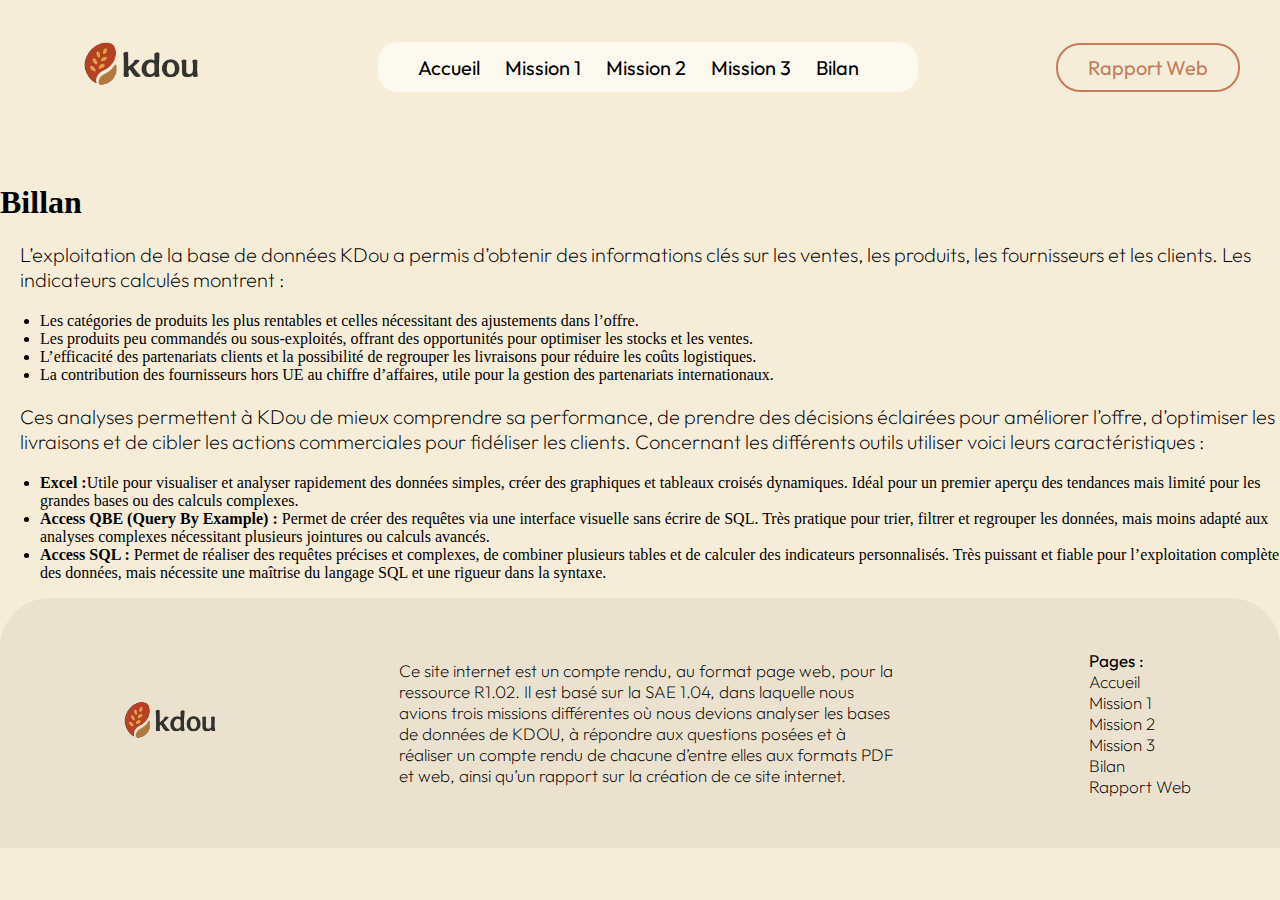
<file: pages/bilan.html>
<!DOCTYPE html>
<html lang="fr">

<head>
    <meta charset="UTF-8">
    <title>Kdou - Bilan</title>
    <link rel="stylesheet" href="/styles/bilan.css">
</head>

<body>
    <header>
        <nav class="navbar">
            <div class="logo">
                <img src="../assets/logo/logo.png" alt="Kdou logo" width="200" height="130">
            </div>

            <ul class="menu">
                <li><a href="../index.html">Accueil</a></li>
                <li><a href="mission_une.html">Mission 1</a></li>
                <li><a href="mission_deux.html">Mission 2</a></li>
                <li><a href="mission_trois.html">Mission 3</a></li>
                <li><a href="bilan.html">Bilan</a></li>
            </ul>

            <div class="btn"><a href="rapport.html">Rapport Web</a></div>
        </nav>
    </header>


    <section class="contexte">
        <div class="conteneur-conclu">
            <h1>Billan</h1>
            <p id="description">
                L’exploitation de la base de données KDou a permis d’obtenir des informations clés sur les ventes, les
                produits, les fournisseurs et les clients. Les indicateurs calculés montrent :
            <ul>
                <li>Les catégories de produits les plus rentables et celles nécessitant des ajustements dans l’offre.
                </li>
                <li>Les produits peu commandés ou sous-exploités, offrant des opportunités pour optimiser les stocks et
                    les ventes.</li>
                <li>L’efficacité des partenariats clients et la possibilité de regrouper les livraisons pour réduire les
                    coûts logistiques.</li>
                <li>La contribution des fournisseurs hors UE au chiffre d’affaires, utile pour la gestion des
                    partenariats internationaux.</li>
            </ul>
            <p id="description">Ces analyses permettent à KDou de mieux comprendre sa performance, de prendre des
                décisions éclairées pour améliorer l’offre, d’optimiser les livraisons et de cibler les actions
                commerciales pour fidéliser les clients. Concernant les différents outils utiliser voici leurs
                caractéristiques : </p>

            <ul>
                <li><strong>Excel :</strong>Utile pour visualiser et analyser rapidement des données simples, créer des
                    graphiques et tableaux croisés dynamiques. Idéal pour un premier aperçu des tendances mais limité
                    pour les grandes bases ou des calculs complexes.</li>
                <li><strong>Access QBE (Query By Example) :</strong> Permet de créer des requêtes via une interface
                    visuelle sans écrire de SQL. Très pratique pour trier, filtrer et regrouper les données, mais moins
                    adapté aux analyses complexes nécessitant plusieurs jointures ou calculs avancés.</li>
                <li><strong>Access SQL :</strong> Permet de réaliser des requêtes précises et complexes, de combiner
                    plusieurs tables et de calculer des indicateurs personnalisés. Très puissant et fiable pour
                    l’exploitation complète des données, mais nécessite une maîtrise du langage SQL et une rigueur dans
                    la syntaxe.</li>
            </ul>

            </p>
        </div>
    </section>

    <footer>
        <div class="conteneur-footer">
            <div class="logo">
                <img src="../assets/logo/logo.png" alt="Kdou logo" width="160" height="110">
            </div>
            <p>Ce site internet est un compte rendu, au format page web, pour la ressource R1.02.
                Il est basé sur la SAE 1.04, dans laquelle nous avions trois missions différentes où nous devions
                analyser les bases de données de KDOU, à répondre aux questions posées et à réaliser un compte rendu de
                chacune d’entre elles aux formats PDF et web, ainsi qu’un rapport sur la création de ce site internet.
            </p>
            <ul class="menu-footer">
                <li><strong>Pages :</strong></li>
                <li><a href="../index.html">Accueil</a></li>
                <li><a href="mission_une.html">Mission 1</a></li>
                <li><a href="mission_deux.html">Mission 2</a></li>
                <li><a href="mission_trois.html">Mission 3</a></li>
                <li><a href="bilan.html">Bilan</a></li>
                <li><a href="rapport.html">Rapport Web</a></li>
            </ul>
        </div>
    </footer>

</body>

</html>
</file>
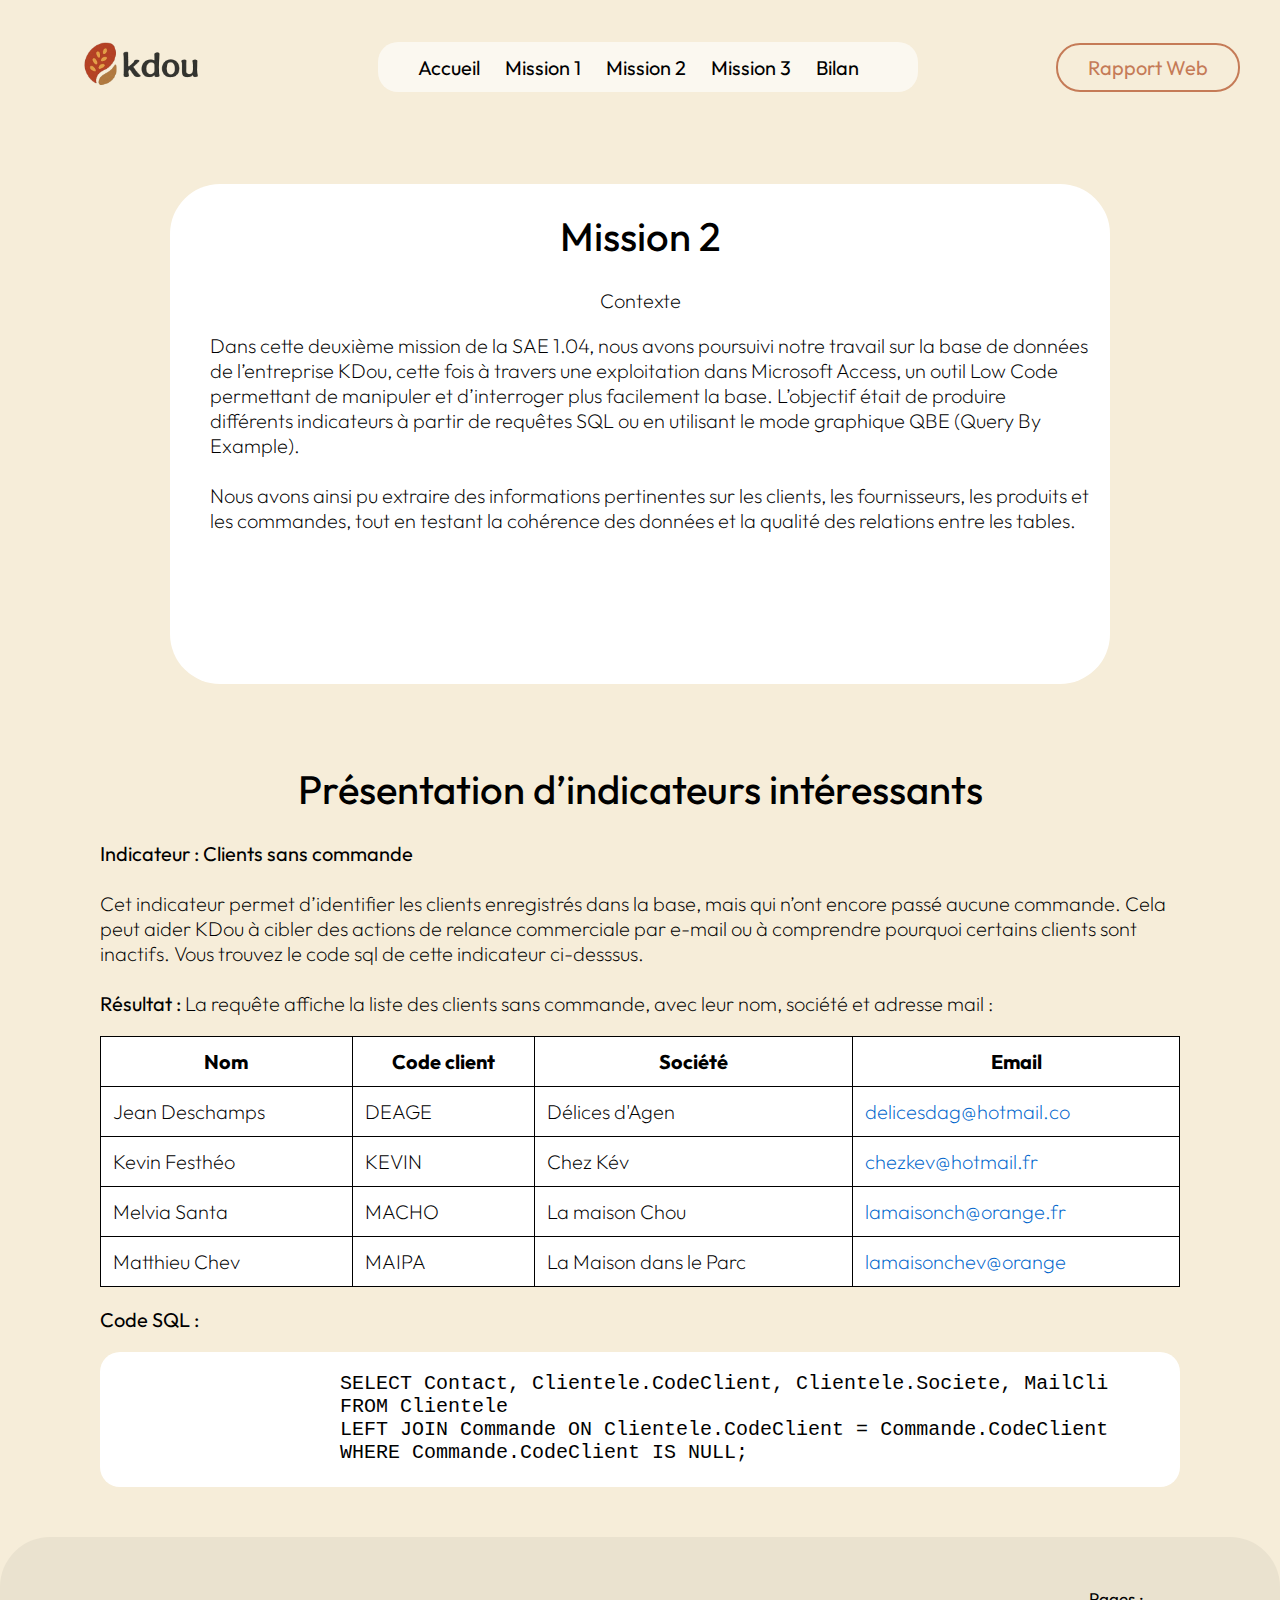
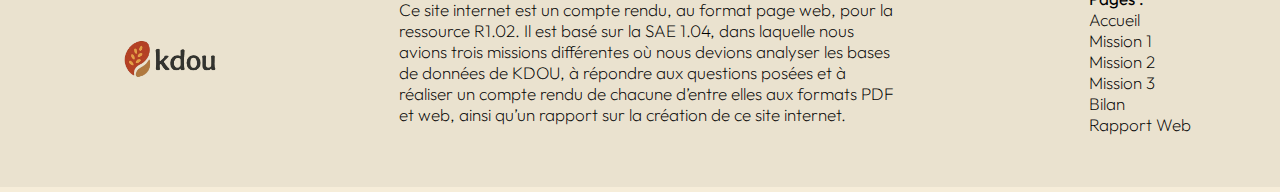
<file: pages/mission_deux.html>
<!DOCTYPE html>
<html lang="fr">

<head>
    <meta charset="UTF-8">
    <title>Kdou - Mission</title>
    <link rel="stylesheet" href="/styles/mission2.css">
</head>

<body>
    <header>
                <nav class="navbar">
            
            <label for="toggle">☰</label>
            <input type="checkbox" id="toggle">
            <div class="logo">
                <img src="../assets/logo/logo.png" alt="Kdou logo" width="200" height="130">
            </div>

            <ul class="menu">
                <li><a href="../index.html">Accueil</a></li>
                <li><a href="mission_une.html">Mission 1</a></li>
                <li><a href="mission_deux.html">Mission 2</a></li>
                <li><a href="mission_trois.html">Mission 3</a></li>
                <li><a href="bilan.html">Bilan</a></li>
            </ul>

            <div class="btn"><a href="rapport.html">Rapport Web</a></div>
        </nav>
    </header>


    <section class="contexte">
        <div class="conteneur-contexte">
            <h1>Mission 2</h1>
            <p id="sub_title">Contexte</p>
            <p id="description">Dans cette deuxième mission de la SAE 1.04, nous avons poursuivi notre travail sur la
                base de données de l’entreprise KDou, cette fois à travers une exploitation dans Microsoft Access, un
                outil Low Code permettant de manipuler et d’interroger plus facilement la base.
                L’objectif était de produire différents indicateurs à partir de requêtes SQL ou en utilisant le mode
                graphique QBE (Query By Example).
                <br> <br>Nous avons ainsi pu extraire des informations pertinentes sur les clients, les fournisseurs,
                les produits et les commandes, tout en testant la cohérence des données et la qualité des relations
                entre les tables.
            </p>
        </div>
    </section>

    <section class="bilan-mission">
        <div class="bilan-mission-text">
            <h1>Présentation d’indicateurs intéressants</h1>
            <p>
                <strong>Indicateur : Clients sans commande</strong>
                <br>
                <br>
                Cet indicateur permet d’identifier les clients enregistrés dans la base, mais qui n’ont encore passé
                aucune commande.
                Cela peut aider KDou à cibler des actions de relance commerciale par e-mail ou à comprendre pourquoi
                certains clients sont inactifs.
                Vous trouvez le code sql de cette indicateur ci-desssus.
                <br> <br>
                <strong>Résultat :</strong>
                La requête affiche la liste des clients sans commande, avec leur nom, société et adresse mail :
            </p>

            <table>
                <thead>
                    <tr>
                        <th>Nom</th>
                        <th>Code client</th>
                        <th>Société</th>
                        <th>Email</th>
                    </tr>
                </thead>
                <tbody>
                    <tr>
                        <td>Jean Deschamps</td>
                        <td>DEAGE</td>
                        <td>Délices d'Agen</td>
                        <td class="email">delicesdag@hotmail.co</td>
                    </tr>
                    <tr>
                        <td>Kevin Festhéo</td>
                        <td>KEVIN</td>
                        <td>Chez Kév</td>
                        <td class="email">chezkev@hotmail.fr</td>
                    </tr>
                    <tr>
                        <td>Melvia Santa</td>
                        <td>MACHO</td>
                        <td>La maison Chou</td>
                        <td class="email">lamaisonch@orange.fr</td>
                    </tr>
                    <tr>
                        <td>Matthieu Chev</td>
                        <td>MAIPA</td>
                        <td>La Maison dans le Parc</td>
                        <td class="email">lamaisonchev@orange</td>
                    </tr>
                </tbody>
            </table>

            <p>
                <strong>Code SQL : </strong>
            <pre>
                    SELECT Contact, Clientele.CodeClient, Clientele.Societe, MailCli
                    FROM Clientele
                    LEFT JOIN Commande ON Clientele.CodeClient = Commande.CodeClient
                    WHERE Commande.CodeClient IS NULL;
                    </pre>
            </p>
        </div>
    </section>


    <footer>
        <div class="conteneur-footer">
            <div class="logo">
                <img src="../assets/logo/logo.png" alt="Kdou logo" width="160" height="110">
            </div>
            <p>Ce site internet est un compte rendu, au format page web, pour la ressource R1.02.
                Il est basé sur la SAE 1.04, dans laquelle nous avions trois missions différentes où nous devions
                analyser les bases de données de KDOU, à répondre aux questions posées et à réaliser un compte rendu de
                chacune d’entre elles aux formats PDF et web, ainsi qu’un rapport sur la création de ce site internet.
            </p>
            <ul class="menu-footer">
                <li><strong>Pages :</strong></li>
                <li><a href="../index.html">Accueil</a></li>
                <li><a href="mission_une.html">Mission 1</a></li>
                <li><a href="mission_deux.html">Mission 2</a></li>
                <li><a href="mission_trois.html">Mission 3</a></li>
                <li><a href="bilan.html">Bilan</a></li>
                <li><a href="rapport.html">Rapport Web</a></li>
            </ul>
        </div>
    </footer>

</body>

</html>
</file>
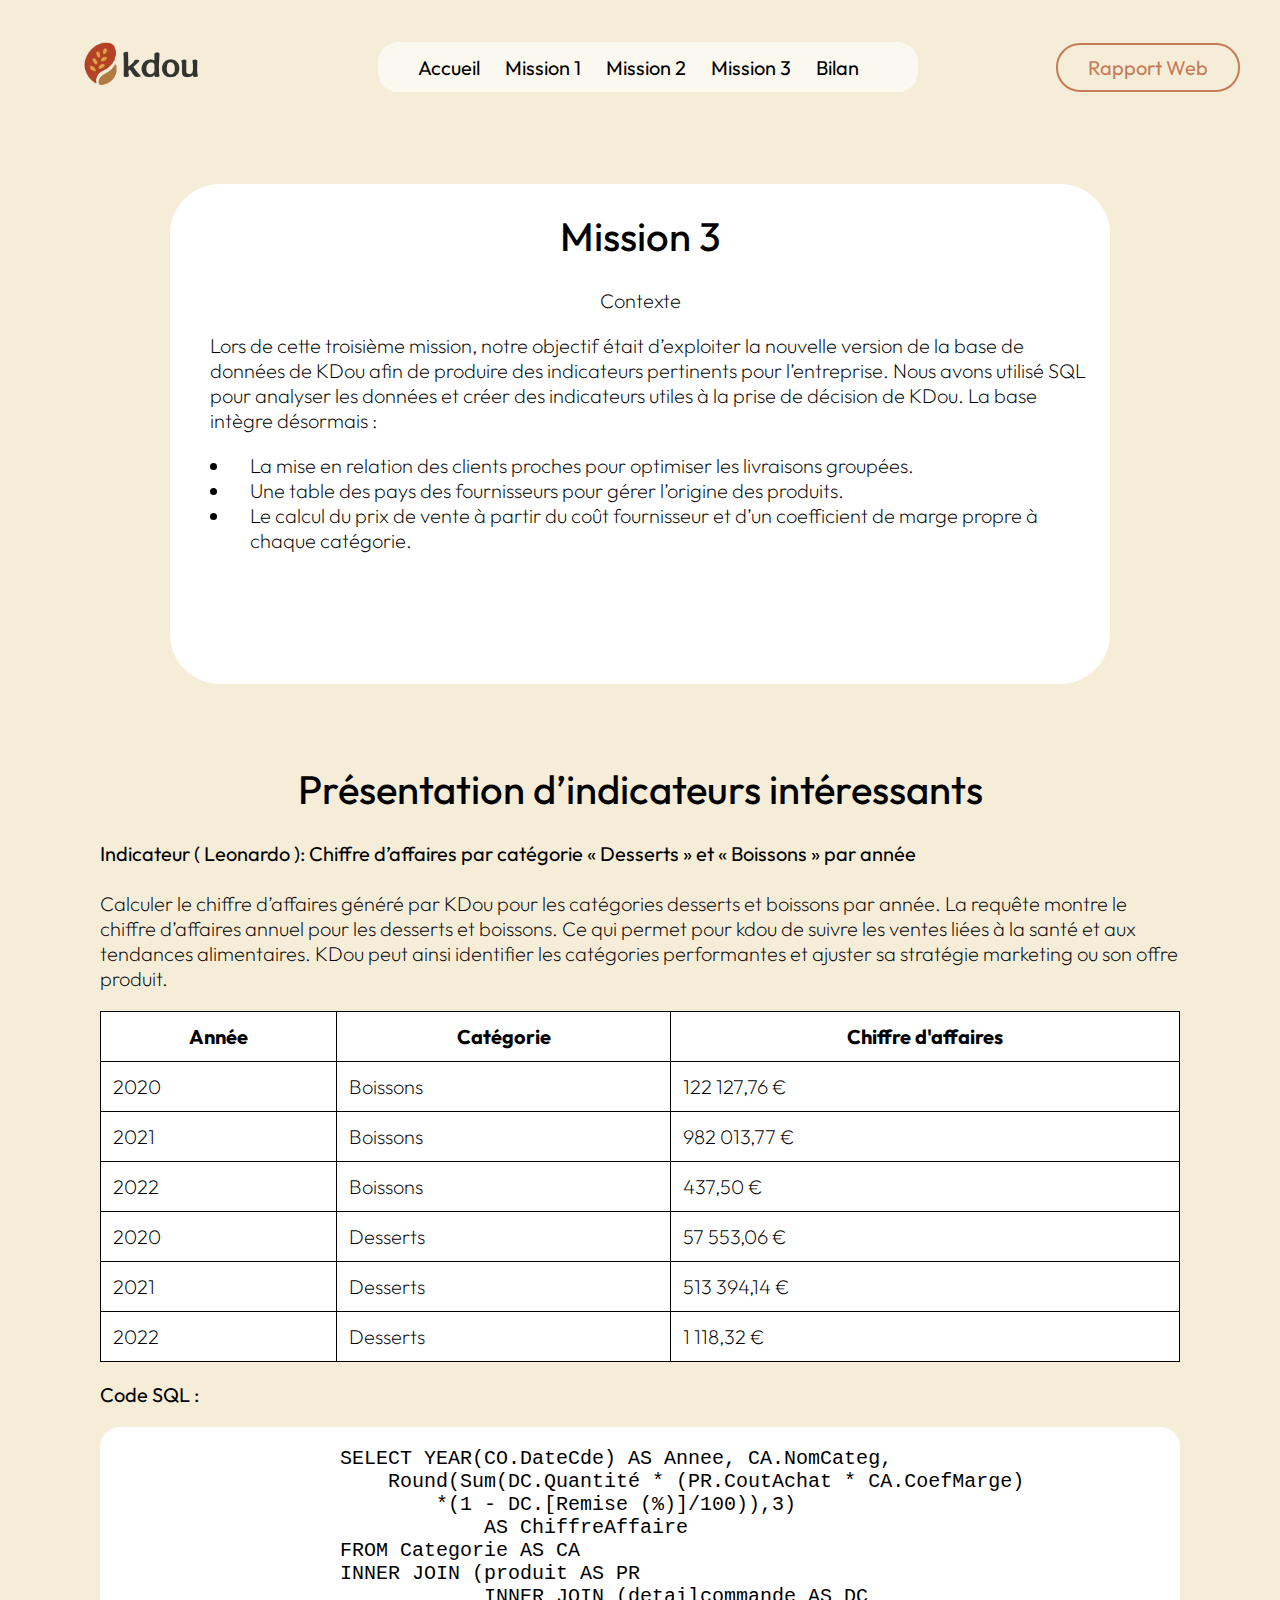
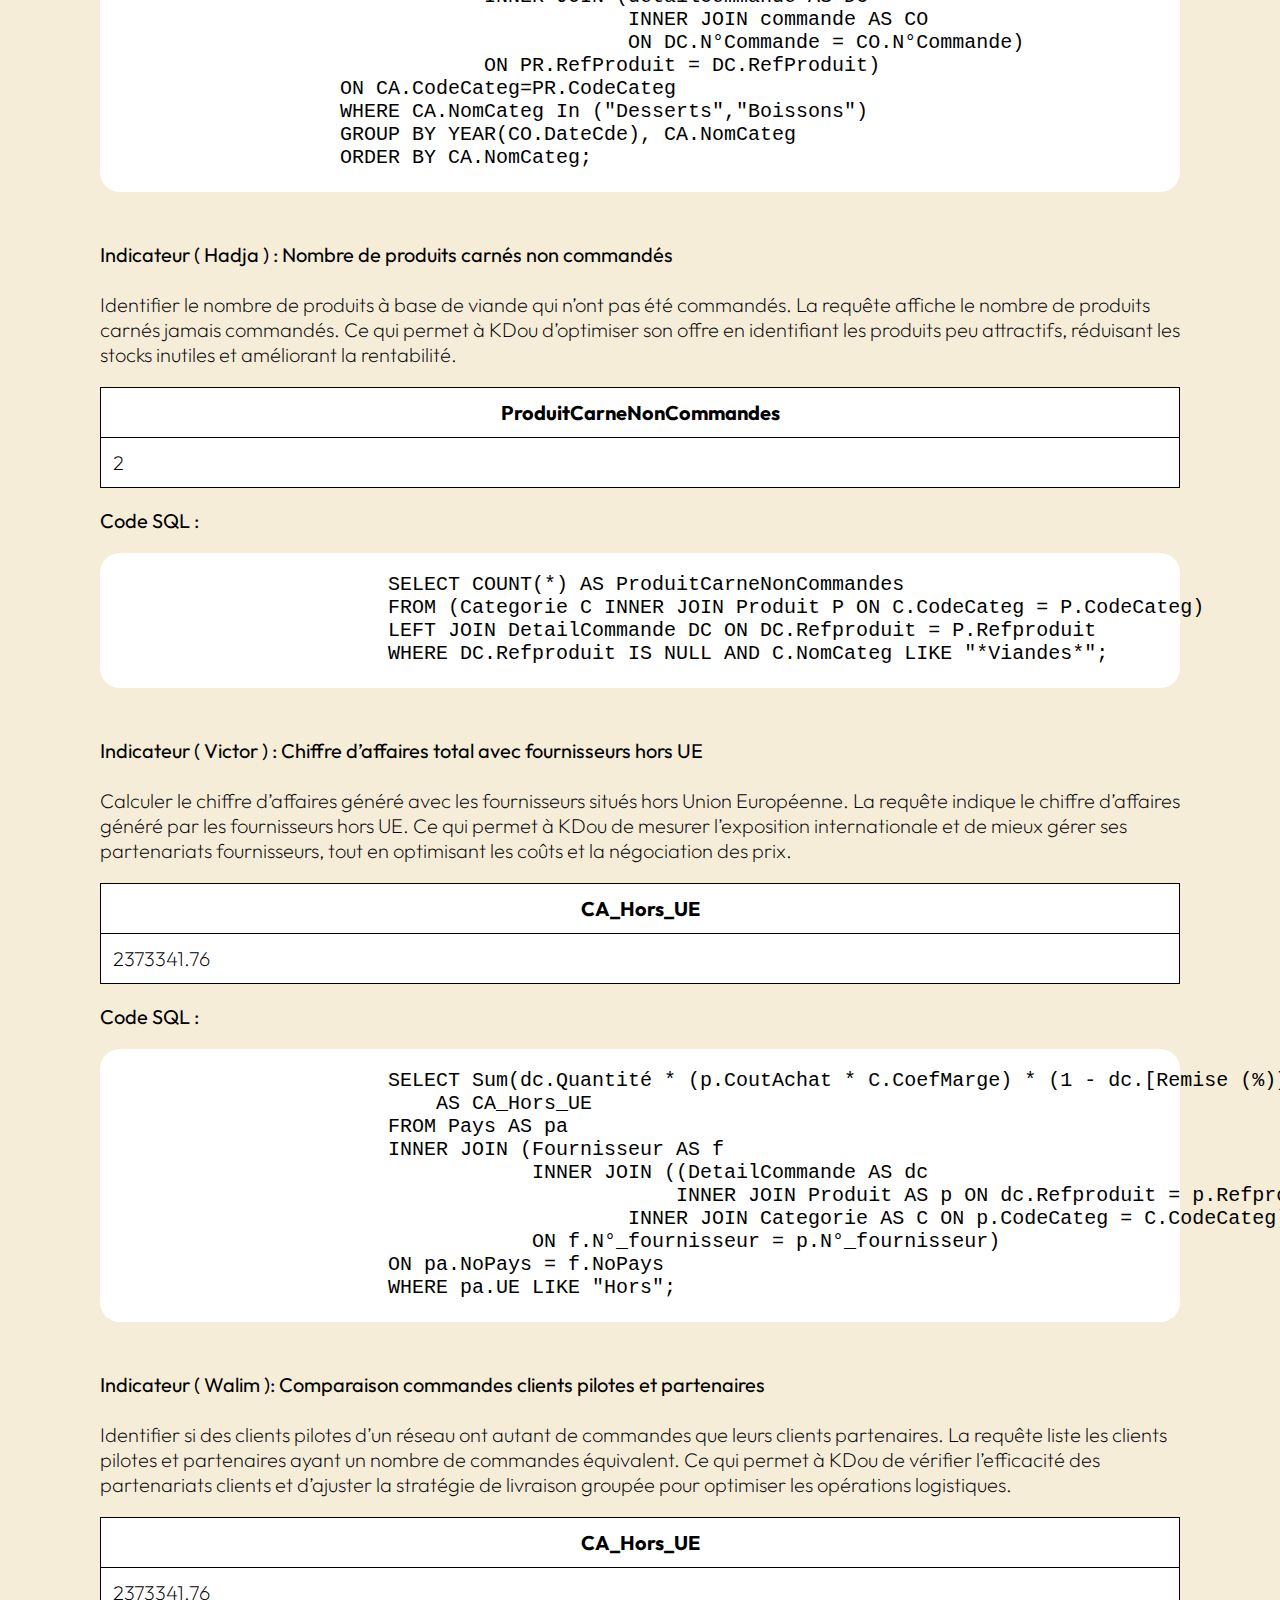
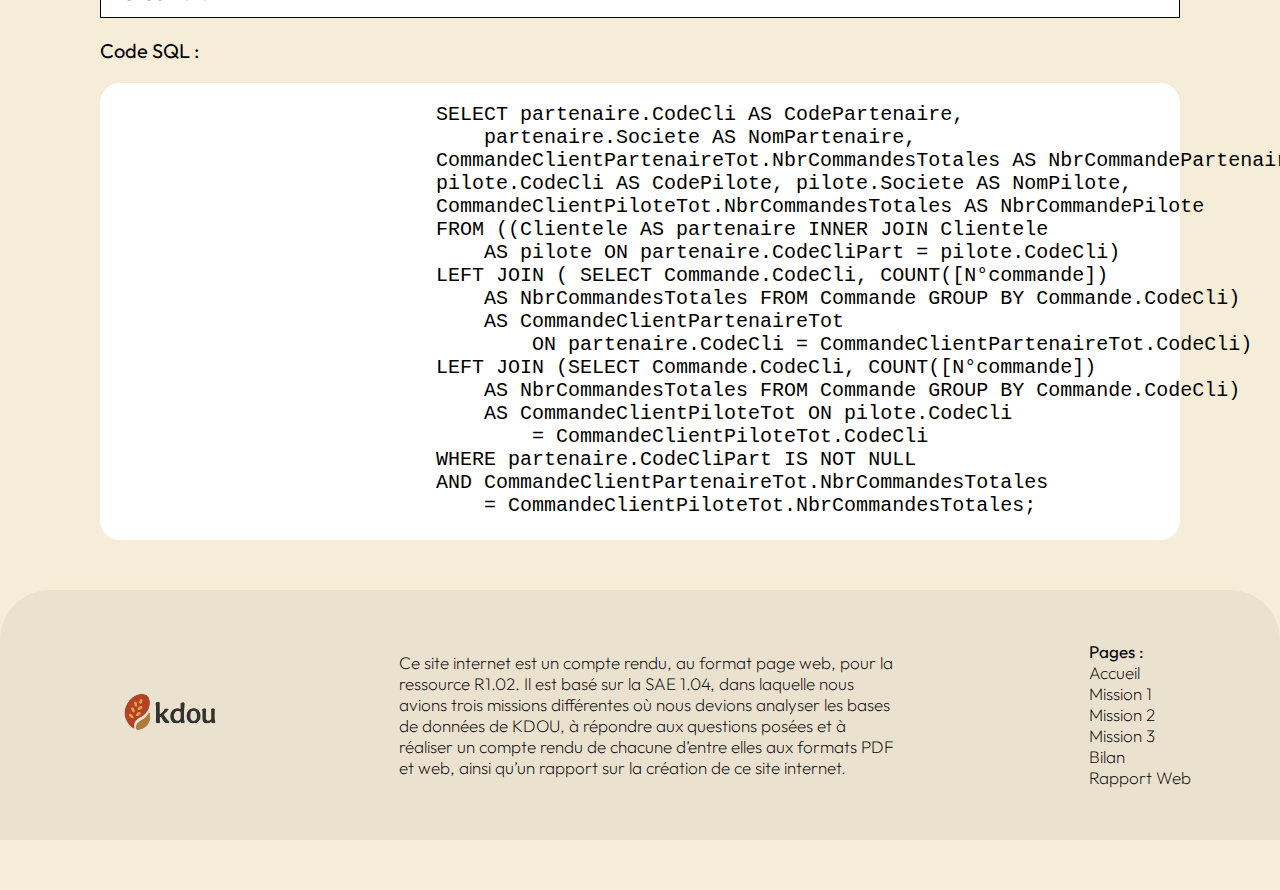
<file: pages/mission_trois.html>
<!DOCTYPE html>
<html lang="fr">

<head>
    <meta charset="UTF-8">
    <title>Kdou - Mission</title>
    <link rel="stylesheet" href="/styles/mission3.css">
</head>

<body>
    <header>
                <nav class="navbar">
            
            <label for="toggle">☰</label>
            <input type="checkbox" id="toggle">
            <div class="logo">
                <img src="../assets/logo/logo.png" alt="Kdou logo" width="200" height="130">
            </div>

            <ul class="menu">
                <li><a href="../index.html">Accueil</a></li>
                <li><a href="mission_une.html">Mission 1</a></li>
                <li><a href="mission_deux.html">Mission 2</a></li>
                <li><a href="mission_trois.html">Mission 3</a></li>
                <li><a href="bilan.html">Bilan</a></li>
            </ul>

            <div class="btn"><a href="rapport.html">Rapport Web</a></div>
        </nav>
    </header>


    <section class="contexte">
        <div class="conteneur-contexte">
            <h1>Mission 3</h1>
            <p id="sub_title">Contexte</p>
            <p id="description">
                Lors de cette troisième mission, notre objectif était d’exploiter la nouvelle version de la base de
                données de KDou afin de produire des indicateurs pertinents pour l’entreprise.
                Nous avons utilisé SQL pour analyser les données et créer des indicateurs utiles à la prise de décision
                de KDou.
                La base intègre désormais :
            <ul>
                <li>La mise en relation des clients proches pour optimiser les livraisons groupées.</li>
                <li>Une table des pays des fournisseurs pour gérer l’origine des produits.</li>
                <li>Le calcul du prix de vente à partir du coût fournisseur et d’un coefficient de marge propre à chaque
                    catégorie.</li>
            </ul>
            </p>
        </div>
    </section>

    <section class="bilan-mission">
        <!-- Indicateur 1 -->
        <div class="bilan-mission-indicateur">
            <h1 id="h1-text">Présentation d’indicateurs intéressants</h1>
            <p>
                <strong>Indicateur ( Leonardo ): Chiffre d’affaires par catégorie « Desserts » et « Boissons » par
                    année</strong>
                <br>
                <br>
                Calculer le chiffre d’affaires généré par KDou pour les catégories desserts et boissons par année.
                La requête montre le chiffre d’affaires annuel pour les desserts et boissons.
                Ce qui permet pour kdou de suivre les ventes liées à la santé et aux tendances alimentaires. KDou peut
                ainsi identifier les catégories performantes et ajuster sa stratégie marketing ou son offre produit.
            </p>

            <table>
                <thead>
                    <tr>
                        <th>Année</th>
                        <th>Catégorie</th>
                        <th>Chiffre d'affaires</th>
                    </tr>
                </thead>
                <tbody>
                    <tr class="annee-2020">
                        <td>2020</td>
                        <td class="categorie">Boissons</td>
                        <td class="chiffre-affaire">122 127,76 €</td>
                    </tr>
                    <tr class="annee-2021">
                        <td>2021</td>
                        <td class="categorie">Boissons</td>
                        <td class="chiffre-affaire">982 013,77 €</td>
                    </tr>
                    <tr class="annee-2022">
                        <td>2022</td>
                        <td class="categorie">Boissons</td>
                        <td class="chiffre-affaire">437,50 €</td>
                    </tr>
                    <tr class="annee-2020">
                        <td>2020</td>
                        <td class="categorie">Desserts</td>
                        <td class="chiffre-affaire">57 553,06 €</td>
                    </tr>
                    <tr class="annee-2021">
                        <td>2021</td>
                        <td class="categorie">Desserts</td>
                        <td class="chiffre-affaire">513 394,14 €</td>
                    </tr>
                    <tr class="annee-2022">
                        <td>2022</td>
                        <td class="categorie">Desserts</td>
                        <td class="chiffre-affaire">1 118,32 €</td>
                    </tr>
                </tbody>
            </table>

            <p>
                <strong>Code SQL : </strong>
            <pre>
                    SELECT YEAR(CO.DateCde) AS Annee, CA.NomCateg, 
                        Round(Sum(DC.Quantité * (PR.CoutAchat * CA.CoefMarge)
                            *(1 - DC.[Remise (%)]/100)),3) 
                                AS ChiffreAffaire
                    FROM Categorie AS CA
                    INNER JOIN (produit AS PR 
                                INNER JOIN (detailcommande AS DC 
                                            INNER JOIN commande AS CO 
                                            ON DC.N°Commande = CO.N°Commande) 
                                ON PR.RefProduit = DC.RefProduit) 
                    ON CA.CodeCateg=PR.CodeCateg
                    WHERE CA.NomCateg In ("Desserts","Boissons")
                    GROUP BY YEAR(CO.DateCde), CA.NomCateg
                    ORDER BY CA.NomCateg;
                    </pre>
            </p>
        </div>

        <!-- Indicateur 2 -->
        <div class="bilan-mission-indicateur">
            <p>
                <strong>Indicateur ( Hadja ) : Nombre de produits carnés non commandés</strong>
                <br>
                <br>
                Identifier le nombre de produits à base de viande qui n’ont pas été commandés.
                La requête affiche le nombre de produits carnés jamais commandés.
                Ce qui permet à KDou d’optimiser son offre en identifiant les produits peu attractifs, réduisant les
                stocks inutiles et améliorant la rentabilité.
            </p>

            <table>
                <thead>
                    <tr>
                        <th>ProduitCarneNonCommandes</th>
                    </tr>
                </thead>
                <tbody>
                    <tr>
                        <td>2</td>
                    </tr>
                </tbody>
            </table>

            <p>
                <strong>Code SQL :</strong>
            <pre>
                        SELECT COUNT(*) AS ProduitCarneNonCommandes
                        FROM (Categorie C INNER JOIN Produit P ON C.CodeCateg = P.CodeCateg) 
                        LEFT JOIN DetailCommande DC ON DC.Refproduit = P.Refproduit
                        WHERE DC.Refproduit IS NULL AND C.NomCateg LIKE "*Viandes*";
                    </pre>
            </p>
        </div>

        <!-- Indicateur 3 -->
        <div class="bilan-mission-indicateur">
            <p>
                <strong>Indicateur ( Victor ) : Chiffre d’affaires total avec fournisseurs hors UE</strong>
                <br>
                <br>
                Calculer le chiffre d’affaires généré avec les fournisseurs situés hors Union Européenne.
                La requête indique le chiffre d’affaires généré par les fournisseurs hors UE.
                Ce qui permet à KDou de mesurer l’exposition internationale et de mieux gérer ses partenariats
                fournisseurs, tout en optimisant les coûts et la négociation des prix.
            </p>

            <table>
                <thead>
                    <tr>
                        <th>CA_Hors_UE</th>
                    </tr>
                </thead>
                <tbody>
                    <tr>
                        <td>2373341.76</td>
                    </tr>
                </tbody>
            </table>

            <p class="codesql">
                <strong>Code SQL : </strong>
            <pre>
                        SELECT Sum(dc.Quantité * (p.CoutAchat * C.CoefMarge) * (1 - dc.[Remise (%)]/100))
                            AS CA_Hors_UE
                        FROM Pays AS pa 
                        INNER JOIN (Fournisseur AS f 
                                    INNER JOIN ((DetailCommande AS dc 
                                                INNER JOIN Produit AS p ON dc.Refproduit = p.Refproduit) 
                                            INNER JOIN Categorie AS C ON p.CodeCateg = C.CodeCateg) 
                                    ON f.N°_fournisseur = p.N°_fournisseur) 
                        ON pa.NoPays = f.NoPays
                        WHERE pa.UE LIKE "Hors";
                        </pre>
            </p>
        </div>

        <!-- Indicateur 4 -->
        <div class="bilan-mission-indicateur">
            <p>
                <strong>Indicateur ( Walim ): Comparaison commandes clients pilotes et partenaires</strong>
                <br>
                <br>
                Identifier si des clients pilotes d’un réseau ont autant de commandes que leurs clients partenaires.
                La requête liste les clients pilotes et partenaires ayant un nombre de commandes équivalent.
                Ce qui permet à KDou de vérifier l’efficacité des partenariats clients et d’ajuster la stratégie de
                livraison groupée pour optimiser les opérations logistiques.
            </p>

            <table>
                <thead>
                    <tr>
                        <th>CA_Hors_UE</th>
                    </tr>
                </thead>
                <tbody>
                    <tr>
                        <td>2373341.76</td>
                    </tr>
                </tbody>
            </table>

            <p>
                <strong>Code SQL : </strong>
            <pre>
                            SELECT partenaire.CodeCli AS CodePartenaire, 
                                partenaire.Societe AS NomPartenaire,
                            CommandeClientPartenaireTot.NbrCommandesTotales AS NbrCommandePartenaire,
                            pilote.CodeCli AS CodePilote, pilote.Societe AS NomPilote,
                            CommandeClientPiloteTot.NbrCommandesTotales AS NbrCommandePilote
                            FROM ((Clientele AS partenaire INNER JOIN Clientele 
                                AS pilote ON partenaire.CodeCliPart = pilote.CodeCli) 
                            LEFT JOIN ( SELECT Commande.CodeCli, COUNT([N°commande]) 
                                AS NbrCommandesTotales FROM Commande GROUP BY Commande.CodeCli) 
                                AS CommandeClientPartenaireTot 
                                    ON partenaire.CodeCli = CommandeClientPartenaireTot.CodeCli) 
                            LEFT JOIN (SELECT Commande.CodeCli, COUNT([N°commande]) 
                                AS NbrCommandesTotales FROM Commande GROUP BY Commande.CodeCli) 
                                AS CommandeClientPiloteTot ON pilote.CodeCli 
                                    = CommandeClientPiloteTot.CodeCli
                            WHERE partenaire.CodeCliPart IS NOT NULL 
                            AND CommandeClientPartenaireTot.NbrCommandesTotales 
                                = CommandeClientPiloteTot.NbrCommandesTotales;
                    </pre>
            </p>
        </div>

    </section>


    <footer>
        <div class="conteneur-footer">
            <div class="logo">
                <img src="../assets/logo/logo.png" alt="Kdou logo" width="160" height="110">
            </div>
            <p>Ce site internet est un compte rendu, au format page web, pour la ressource R1.02.
                Il est basé sur la SAE 1.04, dans laquelle nous avions trois missions différentes où nous devions
                analyser les bases de données de KDOU, à répondre aux questions posées et à réaliser un compte rendu de
                chacune d’entre elles aux formats PDF et web, ainsi qu’un rapport sur la création de ce site internet.
            </p>
            <ul class="menu-footer">
                <li><strong>Pages :</strong></li>
                <li><a href="../index.html">Accueil</a></li>
                <li><a href="mission_une.html">Mission 1</a></li>
                <li><a href="mission_deux.html">Mission 2</a></li>
                <li><a href="mission_trois.html">Mission 3</a></li>
                <li><a href="bilan.html">Bilan</a></li>
                <li><a href="rapport.html">Rapport Web</a></li>
            </ul>
        </div>
    </footer>

</body>

</html>
</file>
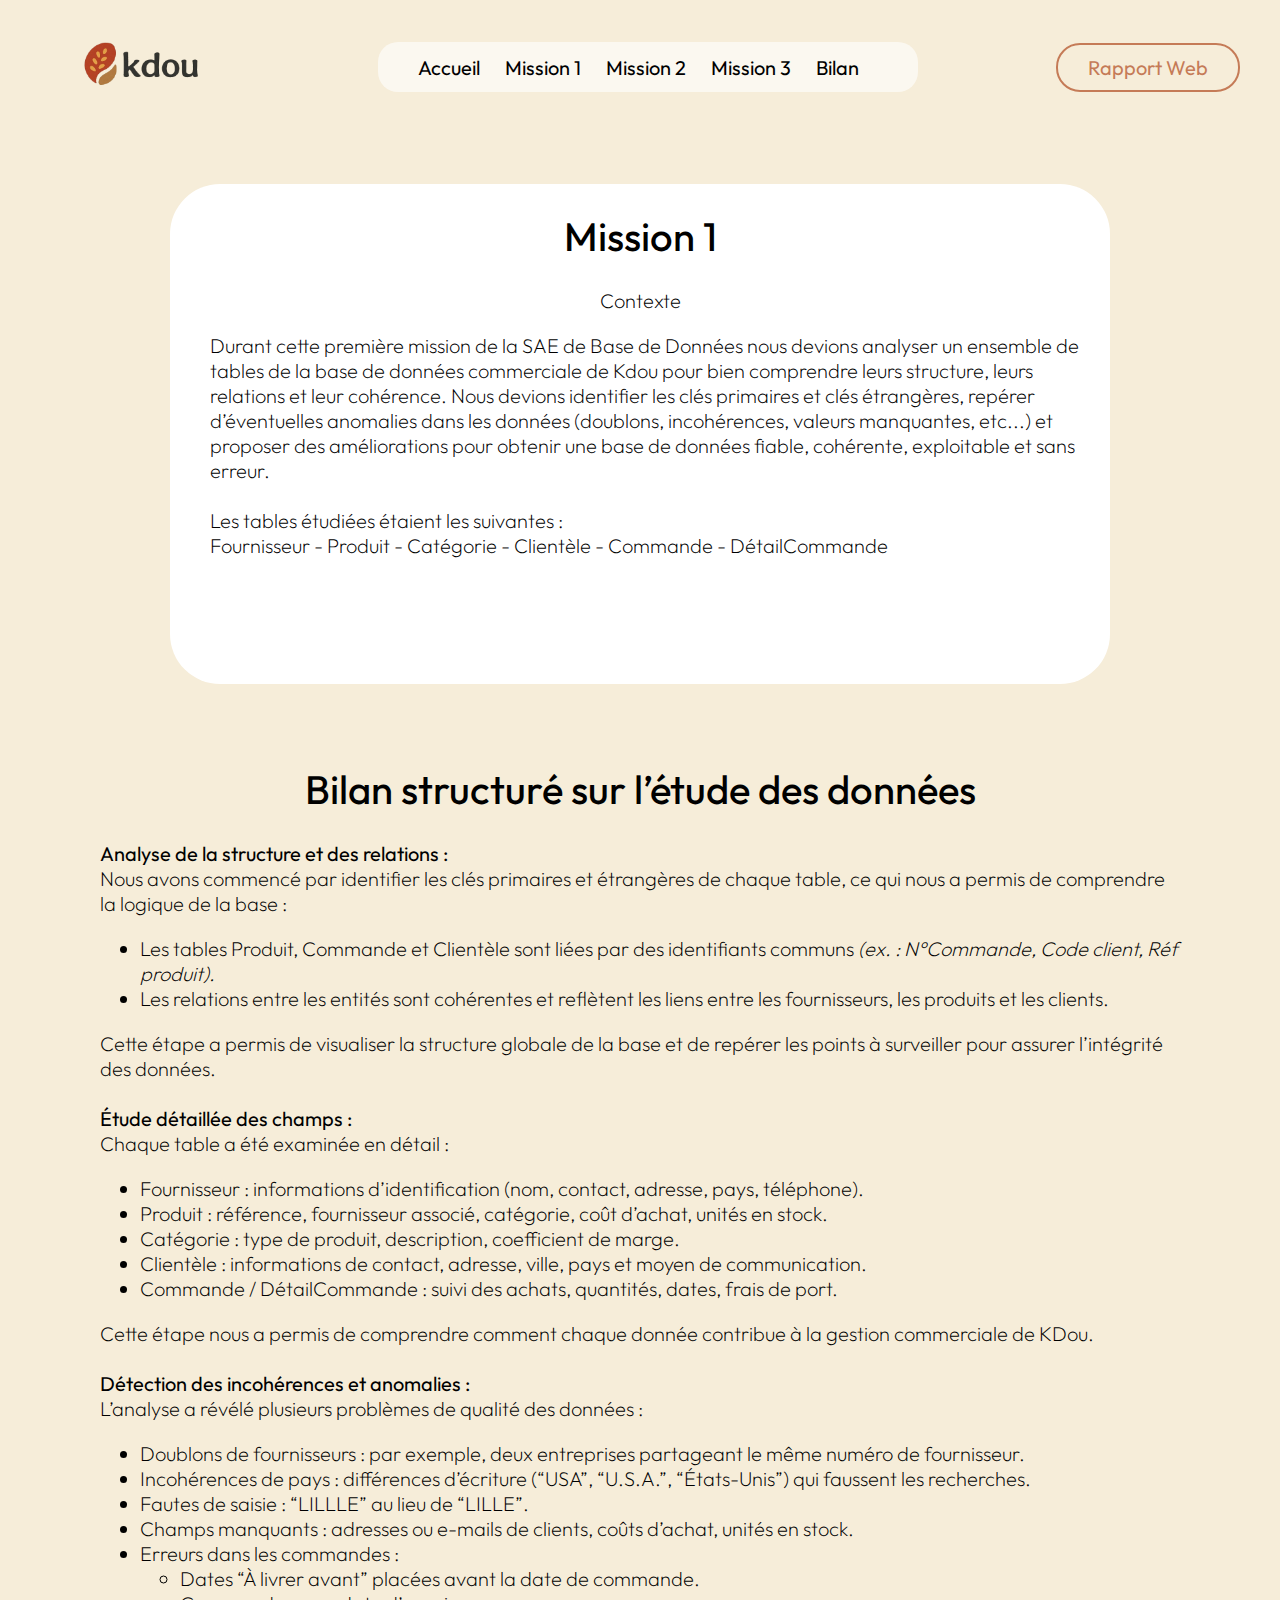
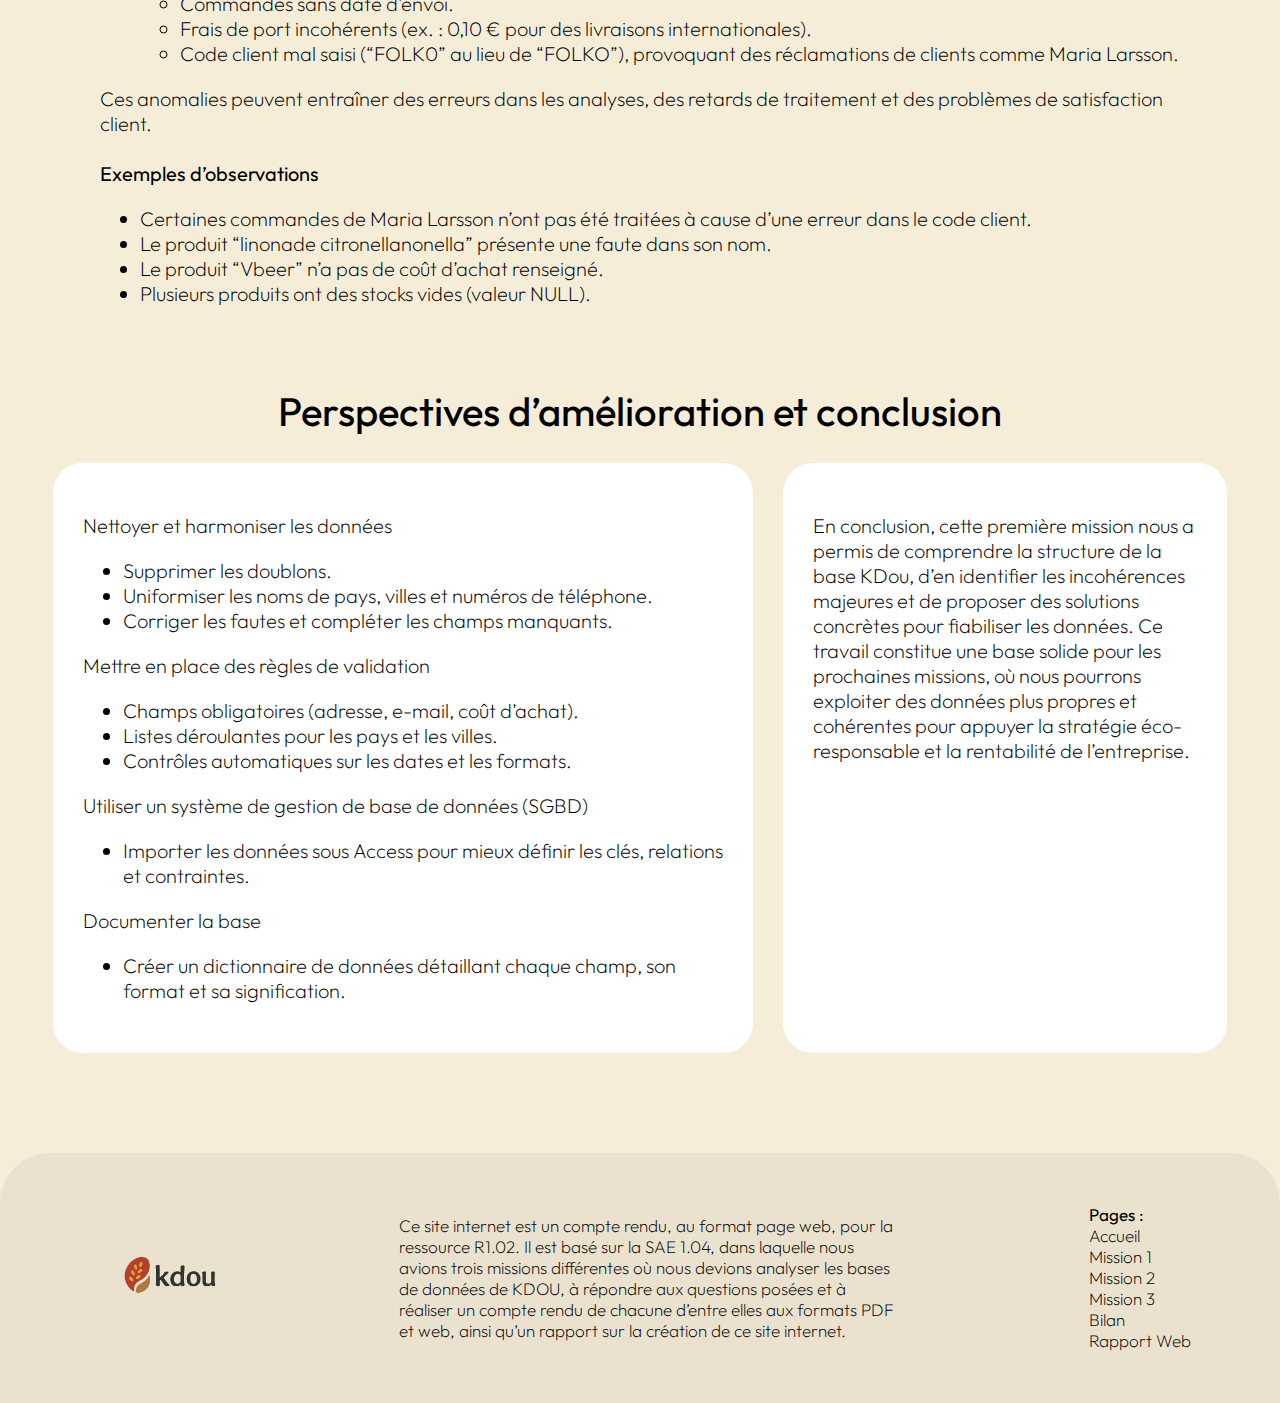
<file: pages/mission_une.html>
<!DOCTYPE html>
<html lang="fr">

<head>
    <meta charset="UTF-8">
    <title>Kdou - Mission</title>
    <link rel="stylesheet" href="/styles/mission1.css">
</head>

<body>
    <header>
        <nav class="navbar">
            <div class="logo">
                <img src="../assets/logo/logo.png" alt="Kdou logo" width="200" height="130">
            </div>

            <ul class="menu">
                <li><a href="../index.html">Accueil</a></li>
                <li><a href="mission_une.html">Mission 1</a></li>
                <li><a href="mission_deux.html">Mission 2</a></li>
                <li><a href="mission_trois.html">Mission 3</a></li>
                <li><a href="bilan.html">Bilan</a></li>
            </ul>

            <div class="btn"><a href="rapport.html">Rapport Web</a></div>
        </nav>
    </header>


    <section class="contexte">
        <div class="conteneur-contexte">
            <h1>Mission 1</h1>
            <p id="sub_title">Contexte</p>
            <p id="description">Durant cette première mission de la SAE de Base de Données nous devions analyser un
                ensemble de tables de la base de données commerciale de Kdou pour bien comprendre leurs structure, leurs
                relations et leur cohérence. Nous devions identifier les clés primaires et clés étrangères, repérer
                d’éventuelles anomalies dans les données (doublons, incohérences, valeurs manquantes, etc...) et
                proposer des améliorations pour obtenir une base de données fiable, cohérente, exploitable et sans
                erreur.<br><br>Les tables étudiées étaient les suivantes : <br>Fournisseur - Produit - Catégorie -
                Clientèle - Commande - DétailCommande</p>
        </div>
    </section>

    <section class="bilan-mission">
        <div class="bilan-mission-text">
            <h1>Bilan structuré sur l’étude des données</h1>
            <p>
                <strong>Analyse de la structure et des relations :</strong>
                <br>

                Nous avons commencé par identifier les clés primaires et étrangères de chaque table, ce qui nous a
                permis de comprendre la logique de la base :
            <ul>
                <li>Les tables Produit, Commande et Clientèle sont liées par des identifiants communs <em>(ex. :
                        N°Commande, Code client, Réf produit).</em></li>
                <li>Les relations entre les entités sont cohérentes et reflètent les liens entre les fournisseurs, les
                    produits et les clients.</li>
            </ul>
            Cette étape a permis de visualiser la structure globale de la base et de repérer les points à surveiller
            pour assurer l’intégrité des données.

            <br>
            <br>

            <strong>Étude détaillée des champs :</strong>
            <br>
            Chaque table a été examinée en détail :
            <ul>
                <li>Fournisseur : informations d’identification (nom, contact, adresse, pays, téléphone).</li>
                <li>Produit : référence, fournisseur associé, catégorie, coût d’achat, unités en stock.</li>
                <li>Catégorie : type de produit, description, coefficient de marge.</li>
                <li>Clientèle : informations de contact, adresse, ville, pays et moyen de communication.</li>
                <li>Commande / DétailCommande : suivi des achats, quantités, dates, frais de port.</li>
            </ul>
            Cette étape nous a permis de comprendre comment chaque donnée contribue à la gestion commerciale de KDou.

            <br>
            <br>

            <strong>Détection des incohérences et anomalies :</strong>
            <br>
            L’analyse a révélé plusieurs problèmes de qualité des données :
            <ul>
                <li>Doublons de fournisseurs : par exemple, deux entreprises partageant le même numéro de fournisseur.
                </li>
                <li>Incohérences de pays : différences d’écriture (“USA”, “U.S.A.”, “États-Unis”) qui faussent les
                    recherches.</li>
                <li>Fautes de saisie : “LILLLE” au lieu de “LILLE”.</li>
                <li>Champs manquants : adresses ou e-mails de clients, coûts d’achat, unités en stock.</li>
                <li>Erreurs dans les commandes :
                    <ul>
                        <li>Dates “À livrer avant” placées avant la date de commande.</li>
                        <li>Commandes sans date d’envoi.</li>
                        <li>Frais de port incohérents (ex. : 0,10 € pour des livraisons internationales).</li>
                        <li>Code client mal saisi (“FOLK0” au lieu de “FOLKO”), provoquant des réclamations de clients
                            comme Maria Larsson.</li>
                    </ul>
                </li>
            </ul>

            Ces anomalies peuvent entraîner des erreurs dans les analyses, des retards de traitement et des problèmes de
            satisfaction client.

            <br>
            <br>

            <strong>Exemples d’observations</strong>
            <ul>
                <li>Certaines commandes de Maria Larsson n’ont pas été traitées à cause d’une erreur dans le code
                    client.</li>
                <li>Le produit “linonade citronellanonella” présente une faute dans son nom.</li>
                <li>Le produit “Vbeer” n’a pas de coût d’achat renseigné.</li>
                <li>Plusieurs produits ont des stocks vides (valeur NULL).</li>
            </ul>
            </p>
        </div>
    </section>

    <section class="bilan-mission-amelioration">
        <h1>Perspectives d’amélioration et conclusion</h1>
        <div class="bilan-contenaire">
            <div class="contenaire-amelioration">
                <p>
                    Nettoyer et harmoniser les données
                <ul>
                    <li>Supprimer les doublons.</li>
                    <li>Uniformiser les noms de pays, villes et numéros de téléphone.</li>
                    <li>Corriger les fautes et compléter les champs manquants.</li>
                </ul>
                Mettre en place des règles de validation
                <ul>
                    <li>Champs obligatoires (adresse, e-mail, coût d’achat).</li>
                    <li>Listes déroulantes pour les pays et les villes.</li>
                    <li>Contrôles automatiques sur les dates et les formats.</li>
                </ul>
                Utiliser un système de gestion de base de données (SGBD)
                <ul>
                    <li>Importer les données sous Access pour mieux définir les clés, relations et contraintes.</li>
                </ul>
                Documenter la base
                <ul>
                    <li>Créer un dictionnaire de données détaillant chaque champ, son format et sa signification.</li>
                </ul>
                </p>
            </div>

            <div class="contenaire-conclusion">
                <p>En conclusion, cette première mission nous a permis de comprendre la structure de la base KDou, d’en
                    identifier les incohérences majeures et de proposer des solutions concrètes pour fiabiliser les
                    données. Ce travail constitue une base solide pour les prochaines missions, où nous pourrons
                    exploiter des données plus propres et cohérentes pour appuyer la stratégie éco-responsable et la
                    rentabilité de l’entreprise.</p>
            </div>
        </div>
    </section>


    <footer>
        <div class="conteneur-footer">
            <div class="logo">
                <img src="../assets/logo/logo.png" alt="Kdou logo" width="160" height="110">
            </div>
            <p>Ce site internet est un compte rendu, au format page web, pour la ressource R1.02.
                Il est basé sur la SAE 1.04, dans laquelle nous avions trois missions différentes où nous devions
                analyser les bases de données de KDOU, à répondre aux questions posées et à réaliser un compte rendu de
                chacune d’entre elles aux formats PDF et web, ainsi qu’un rapport sur la création de ce site internet.
            </p>
            <ul class="menu-footer">
                <li><strong>Pages :</strong></li>
                <li><a href="../index.html">Accueil</a></li>
                <li><a href="mission_une.html">Mission 1</a></li>
                <li><a href="mission_deux.html">Mission 2</a></li>
                <li><a href="mission_trois.html">Mission 3</a></li>
                <li><a href="bilan.html">Bilan</a></li>
                <li><a href="rapport.html">Rapport Web</a></li>
            </ul>
        </div>
    </footer>

</body>

</html>
</file>
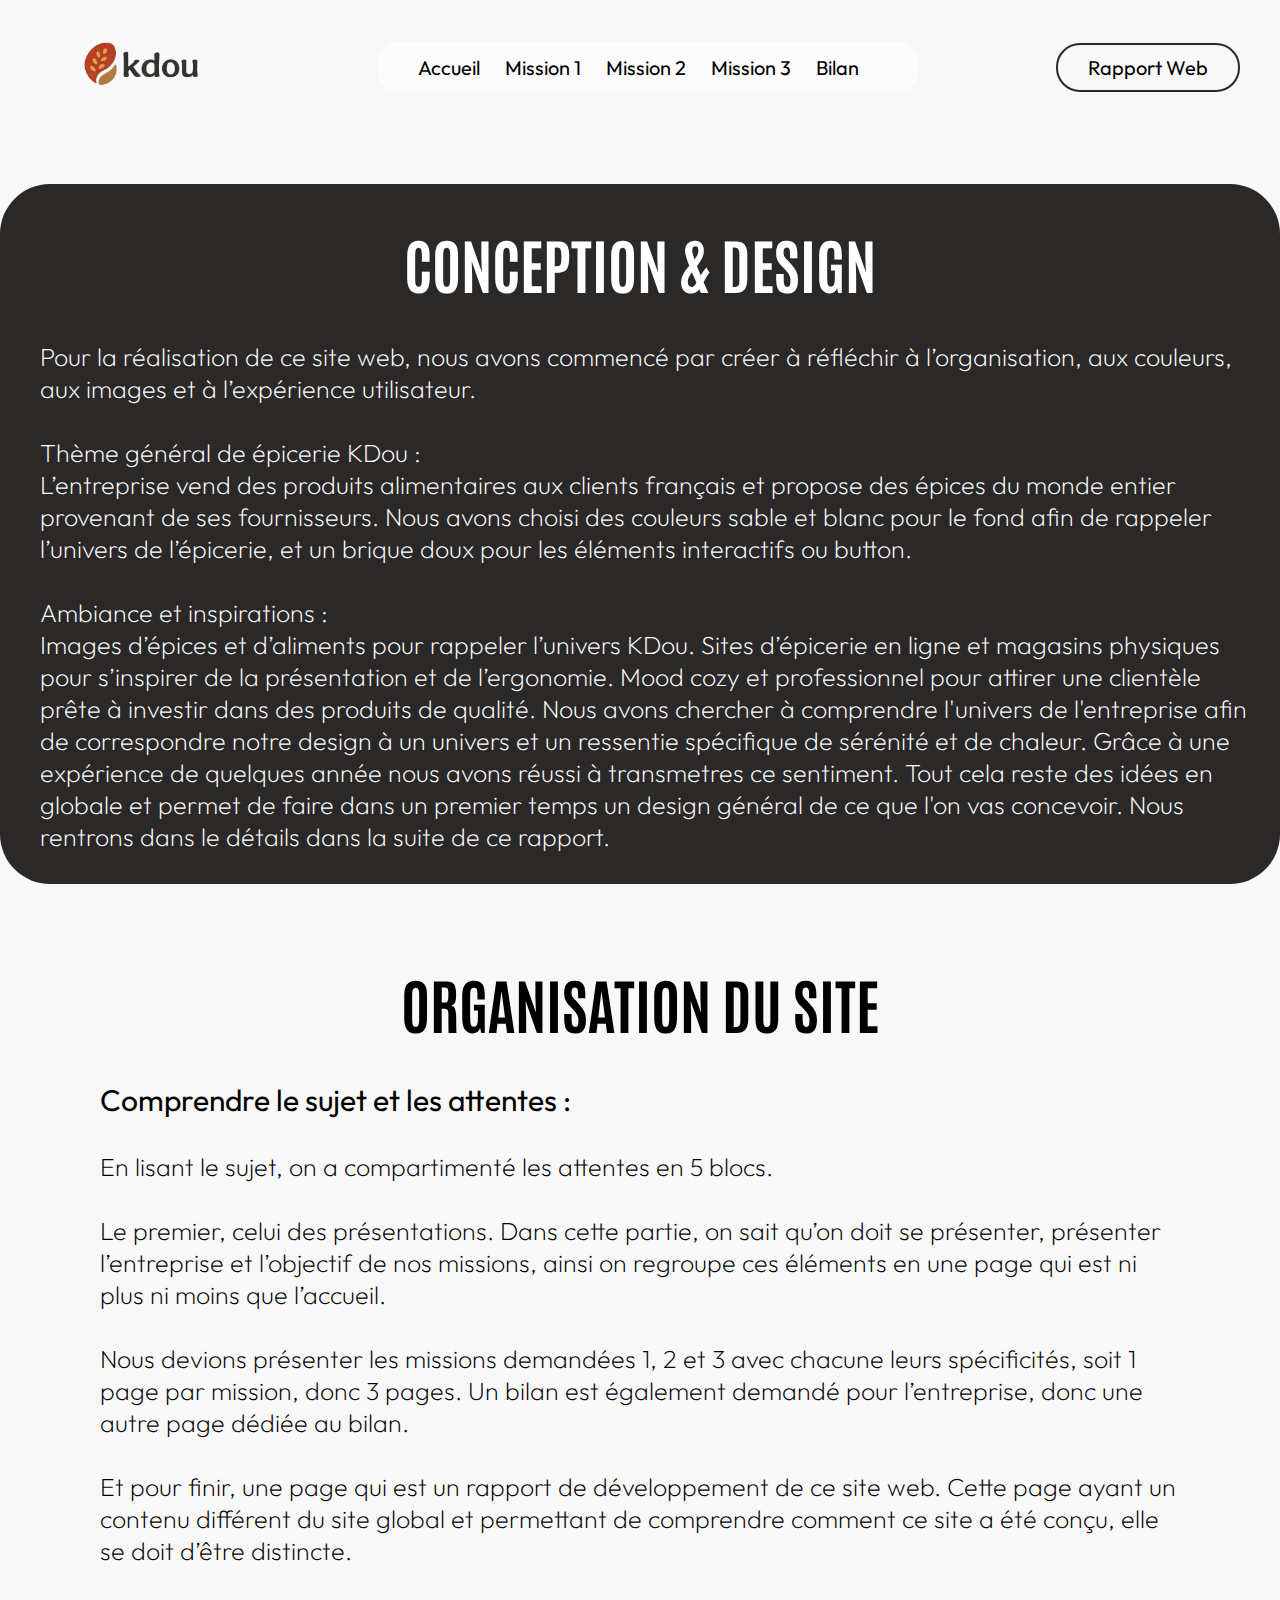
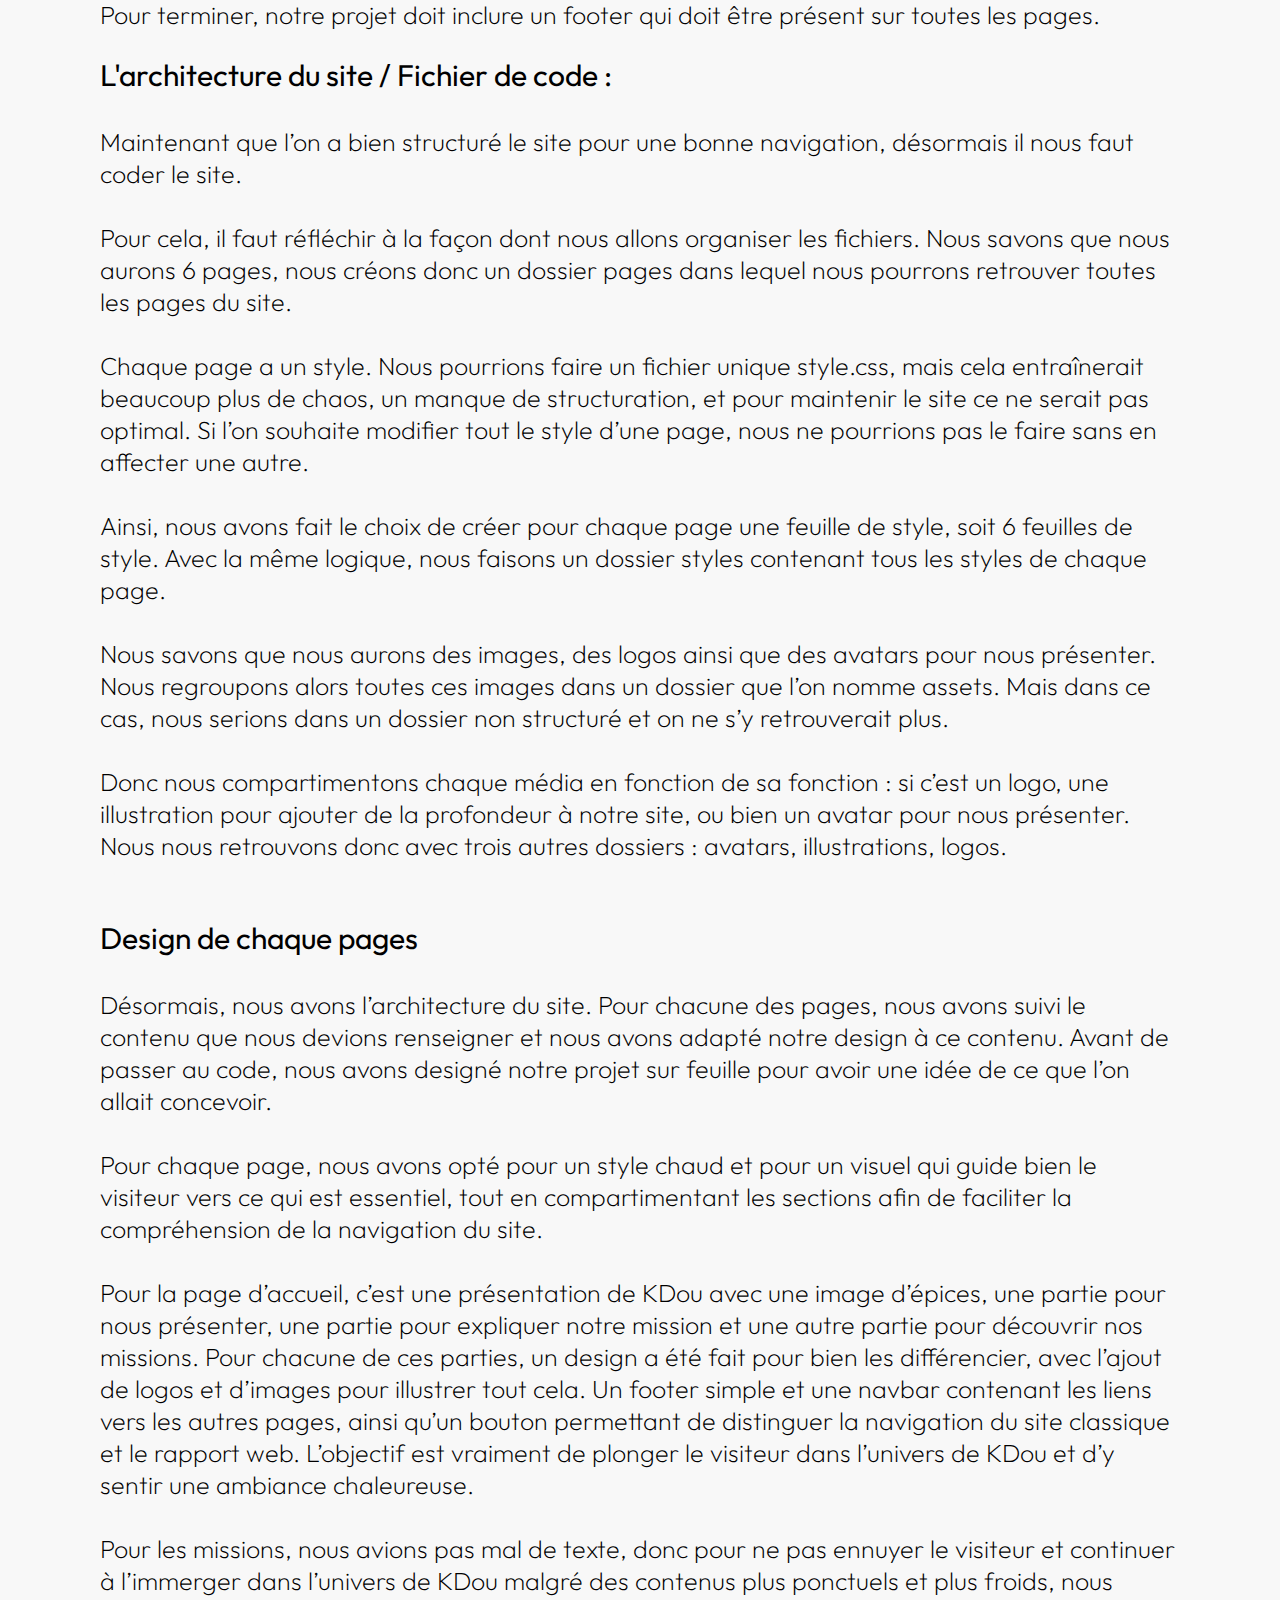
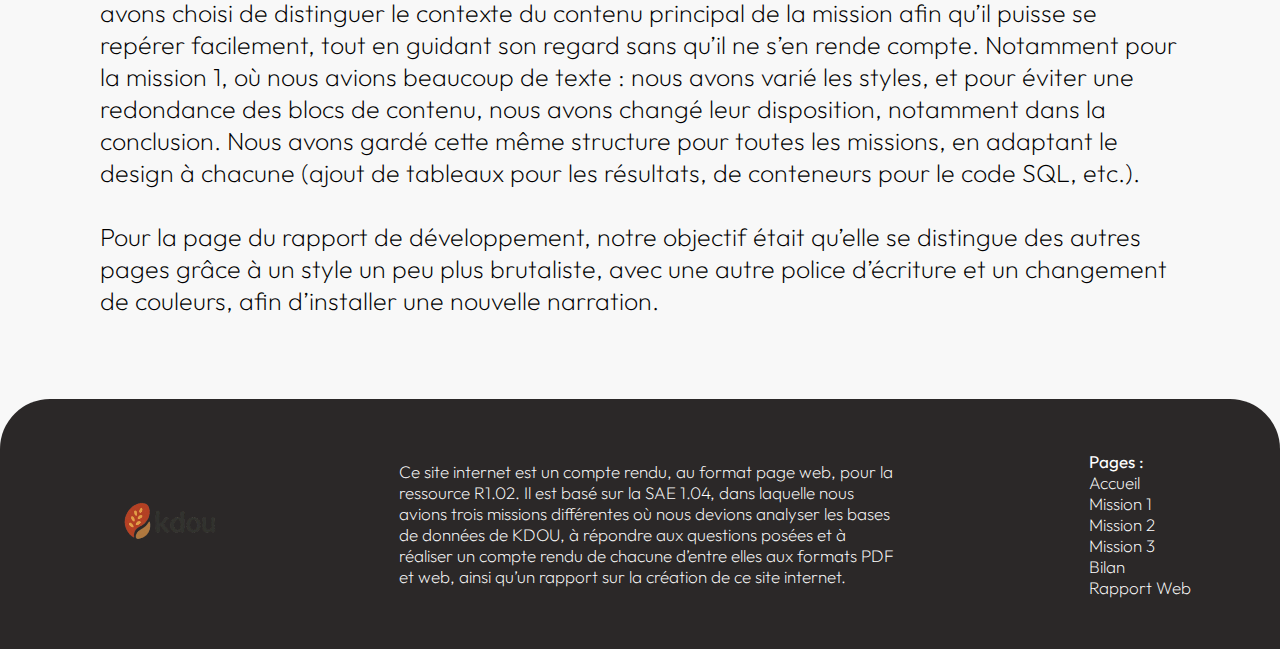
<file: pages/rapport.html>
<!DOCTYPE html>
<html lang="fr">

<head>
    <meta charset="UTF-8">
    <title>Kdou - Rapport de Dev</title>
    <link rel="stylesheet" href="/styles/rapport.css">
</head>

<body>
    <header>
        <nav class="navbar">
            <div class="logo">
                <img src="../assets/logo/logo.png" alt="Kdou logo" width="200" height="130">
            </div>

            <ul class="menu">
                <li><a href="../index.html">Accueil</a></li>
                <li><a href="mission_une.html">Mission 1</a></li>
                <li><a href="mission_deux.html">Mission 2</a></li>
                <li><a href="mission_trois.html">Mission 3</a></li>
                <li><a href="bilan.html">Bilan</a></li>
            </ul>

            <div class="btn"><a href="rapport.html">Rapport Web</a></div>
        </nav>
    </header>


    <section class="contexte">
        <div class="conteneur-contexte">
            <h1>CONCEPTION & DESIGN</h1>
            <p id="description">
                Pour la réalisation de ce site web, nous avons commencé par créer à réfléchir à l’organisation, aux
                couleurs, aux images et à l’expérience utilisateur.
                <br> <br>
                Thème général de épicerie KDou :
                <br>
                L’entreprise vend des produits alimentaires aux clients français et propose des épices du monde entier
                provenant de ses fournisseurs. Nous avons choisi des couleurs sable et blanc pour le fond afin de
                rappeler l’univers de l’épicerie, et un brique doux pour les éléments interactifs ou button.
                <br> <br>
                Ambiance et inspirations :
                <br>
                Images d’épices et d’aliments pour rappeler l’univers KDou.
                Sites d’épicerie en ligne et magasins physiques pour s’inspirer de la présentation et de l’ergonomie.
                Mood cozy et professionnel pour attirer une clientèle prête à investir dans des produits de qualité.
                Nous avons chercher à comprendre l'univers de l'entreprise afin de correspondre notre design à un
                univers et un ressentie spécifique
                de sérénité et de chaleur. Grâce à une expérience de quelques année nous avons réussi à transmetres ce
                sentiment.
                Tout cela reste des idées en globale et permet de faire dans un premier temps un design général de ce
                que l'on vas concevoir. Nous rentrons dans le détails dans la suite de ce rapport.

            </p>
        </div>
    </section>

    <section class="orga-site">
        <div class="orga-site-text">
            <h1>ORGANISATION DU SITE</h1>
            <p>
                <strong>Comprendre le sujet et les attentes :</strong>
                <br>
                <br>
                En lisant le sujet, on a compartimenté les attentes en 5 blocs.
                <br> <br>
                Le premier, celui des présentations. Dans cette partie, on sait qu’on doit se présenter, présenter
                l’entreprise et l’objectif de nos missions, ainsi on regroupe ces éléments en une page qui est ni plus
                ni moins que l’accueil.
                <br> <br>
                Nous devions présenter les missions demandées 1, 2 et 3 avec chacune leurs spécificités, soit 1 page par
                mission, donc 3 pages.
                Un bilan est également demandé pour l’entreprise, donc une autre page dédiée au bilan.
                <br> <br>
                Et pour finir, une page qui est un rapport de développement de ce site web. Cette page ayant un contenu
                différent du site global et permettant de comprendre comment ce site a été conçu, elle se doit d’être
                distincte.
                <br> <br>
                Pour terminer, notre projet doit inclure un footer qui doit être présent sur toutes les pages.
            </p>

            <p>
                <strong>L'architecture du site / Fichier de code :</strong>
                <br><br>
                Maintenant que l’on a bien structuré le site pour une bonne navigation, désormais il nous faut coder le
                site.<br><br>
                Pour cela, il faut réfléchir à la façon dont nous allons organiser les fichiers. Nous savons que nous
                aurons 6 pages, nous créons donc un dossier pages dans lequel nous pourrons retrouver toutes les pages
                du site.<br><br>
                Chaque page a un style. Nous pourrions faire un fichier unique style.css, mais cela entraînerait
                beaucoup plus de chaos, un manque de structuration, et pour maintenir le site ce ne serait pas optimal.
                Si l’on souhaite modifier tout le style d’une page, nous ne pourrions pas le faire sans en affecter une
                autre.<br><br>
                Ainsi, nous avons fait le choix de créer pour chaque page une feuille de style, soit 6 feuilles de
                style. Avec la même logique, nous faisons un dossier styles contenant tous les styles de chaque
                page.<br><br>
                Nous savons que nous aurons des images, des logos ainsi que des avatars pour nous présenter. Nous
                regroupons alors toutes ces images dans un dossier que l’on nomme assets. Mais dans ce cas, nous serions
                dans un dossier non structuré et on ne s’y retrouverait plus.<br><br>
                Donc nous compartimentons chaque média en fonction de sa fonction : si c’est un logo, une illustration
                pour ajouter de la profondeur à notre site, ou bien un avatar pour nous présenter. Nous nous retrouvons
                donc avec trois autres dossiers : avatars, illustrations, logos.<br><br>
            </p>

            <p>
                <strong>Design de chaque pages</strong>
                <br><br>
                Désormais, nous avons l’architecture du site. Pour chacune des pages, nous avons suivi le contenu que
                nous devions renseigner et nous avons adapté notre design à ce contenu. Avant de passer au code, nous
                avons designé notre projet sur feuille pour avoir une idée de ce que l’on allait concevoir.<br><br>
                Pour chaque page, nous avons opté pour un style chaud et pour un visuel qui guide bien le visiteur vers
                ce qui est essentiel, tout en compartimentant les sections afin de faciliter la compréhension de la
                navigation du site.<br><br>
                Pour la page d’accueil, c’est une présentation de KDou avec une image d’épices, une partie pour nous
                présenter, une partie pour expliquer notre mission et une autre partie pour découvrir nos missions. Pour
                chacune de ces parties, un design a été fait pour bien les différencier, avec l’ajout de logos et
                d’images pour illustrer tout cela.
                Un footer simple et une navbar contenant les liens vers les autres pages, ainsi qu’un bouton permettant
                de distinguer la navigation du site classique et le rapport web. L’objectif est vraiment de plonger le
                visiteur dans l’univers de KDou et d’y sentir une ambiance chaleureuse.<br><br>
                Pour les missions, nous avions pas mal de texte, donc pour ne pas ennuyer le visiteur et continuer à
                l’immerger dans l’univers de KDou malgré des contenus plus ponctuels et plus froids, nous avons choisi
                de distinguer le contexte du contenu principal de la mission afin qu’il puisse se repérer facilement,
                tout en guidant son regard sans qu’il ne s’en rende compte.
                Notamment pour la mission 1, où nous avions beaucoup de texte : nous avons varié les styles, et pour
                éviter une redondance des blocs de contenu, nous avons changé leur disposition, notamment dans la
                conclusion.
                Nous avons gardé cette même structure pour toutes les missions, en adaptant le design à chacune (ajout
                de tableaux pour les résultats, de conteneurs pour le code SQL, etc.).<br><br>
                Pour la page du rapport de développement, notre objectif était qu’elle se distingue des autres pages
                grâce à un style un peu plus brutaliste, avec une autre police d’écriture et un changement de couleurs,
                afin d’installer une nouvelle narration.<br><br>

            </p>
        </div>
    </section>


    <footer>
        <div class="conteneur-footer">
            <div class="logo">
                <img src="../assets/logo/logo.png" alt="Kdou logo" width="160" height="110">
            </div>
            <p>Ce site internet est un compte rendu, au format page web, pour la ressource R1.02.
                Il est basé sur la SAE 1.04, dans laquelle nous avions trois missions différentes où nous devions
                analyser les bases de données de KDOU, à répondre aux questions posées et à réaliser un compte rendu de
                chacune d’entre elles aux formats PDF et web, ainsi qu’un rapport sur la création de ce site internet.
            </p>
            <ul class="menu-footer">
                <li><strong>Pages :</strong></li>
                <li><a href="../index.html">Accueil</a></li>
                <li><a href="mission_une.html">Mission 1</a></li>
                <li><a href="mission_deux.html">Mission 2</a></li>
                <li><a href="mission_trois.html">Mission 3</a></li>
                <li><a href="bilan.html">Bilan</a></li>
                <li><a href="rapport.html">Rapport Web</a></li>
            </ul>
        </div>
    </footer>

</body>

</html>
</file>
<file: styles/bilan.css>
@import url('https://fonts.googleapis.com/css2?family=Outfit:wght@100..900&display=swap');

:root {
    --background: #F6EDD9;
    --background-footer: #EAE2CF;
    --nav_color: #FFFFFF;
    --text_color: #000000;
    --text_color_white: #FFFFFF;
    --btn_color: #C57B57;
    --white: white;
}

label, #toggle {
    display: none;
}

body {
    background-color: var(--background);
    margin: 0;
}

/* NavBar */

.navbar {
    display: flex;
    align-items: center;
    justify-content: space-between;
    padding: 0 40px;
    margin-bottom: 50px;
}

.menu {
    display: flex;
    background-color: rgba(255, 255, 255, 0.6);
    border-radius: 20px;
    width: 500px;
    height: 50px;
    gap: 25px;
    align-items: center;
}

.menu li {
    list-style: none;
}

.menu a {
    font-family: "Outfit", sans-serif;
    font-size: 20px;
    font-weight: 400;
    color: var(--text_color);
    text-decoration: none;
}

.menu a:hover {
    color: var(--btn_color);
}

.btn {
    display: flex;
    justify-content: center;
    align-items: center;
    background-color: var(--background);
    border-radius: 24px;
    width: 180px;
    height: 45px;
    border: 2px solid var(--btn_color);
}

.btn a {
    font-family: "Outfit", sans-serif;
    font-size: 20px;
    font-weight: 400;
    color: var(--btn_color);
    text-decoration: none;
}

.btn:hover {
    background-color: var(--btn_color);
}

.btn a:hover {
    color: var(--text_color_white);
}

/* Partie billan Contenaire */

.bilan {
    display: flex;
    justify-content: center;
}

.conteneur-bilan {
    width: 900px;
    height: 850px;
    padding-left: 20px;
    padding-right: 20px;
    border-radius: 50px;
    margin-bottom: 50px;
    background-color: var(--white);
}

.conteneur-bilan h1 {
    font-family: "Outfit", sans-serif;
    font-weight: 450;
    font-size: 40px;
    text-align: center;
}

.conteneur-bilan li {
    font-family: "Outfit", sans-serif;
    font-weight: 200;
    padding-left: 20px;
    font-size: 20px;
}

#description {
    font-family: "Outfit", sans-serif;
    font-weight: 200;
    padding-left: 20px;
    font-size: 20px;
}

#sub_title {
    text-align: center;
    font-family: "Outfit", sans-serif;
    font-weight: 200;
    font-size: 20px;
}

/* Footer */

.conteneur-footer {
    display: flex;
    align-items: center;
    justify-content: center;
    gap: 150px;
    width: 100%;
    height: 250px;
    background-color: var(--background-footer);
    font-family: "Outfit", sans-serif;
    font-weight: 200;
    border-radius: 50px 50px 0 0;
    font-size: 17px;
}

.conteneur-footer p {
    width: 500px;
}

.conteneur-footer li {
    list-style: none;
}

.conteneur-footer a {
    text-decoration: none;
    color: var(--text_color);
}

.conteneur-footer a:hover {
    color: var(--btn_color);
}


/* Responsive */
@media all and (max-width: 991px){


/* Menu Burger */
.menu {
    display: none;
}

label {
    display: flex;
    justify-content : center;
    font-size : 40px;
    color : var(--black);
}

label, #toggle:checked ~ .menu{
    display: flex;
    flex-direction: column;
    z-index: 3;
    height: 250px;
}
/* Contenaire bilan */
.conteneur-bilan{  
    width: 80%;
    height: 100%;
}

/* Responsive Footer */

.conteneur-footer {
    display: flex;
    flex-direction: column;
    gap: 10px;
    height: 100%;
}

.conteneur-footer p {
    width: 80%;
}

}
</file>
<file: styles/mission2.css>
@import url('https://fonts.googleapis.com/css2?family=Outfit:wght@100..900&display=swap');

:root {
    --background: #F6EDD9;
    --background-footer: #EAE2CF;
    --nav_color: #FFFFFF;
    --text_color: #000000;
    --text_color_white: #FFFFFF;
    --gris: #DDDDDD;
    --btn_color: #C57B57;
    --white: white;
    --bleuEmail: #0066cc
}

/* Menu Burger */
label, #toggle {
    display: none;
}

body {
    background-color: var(--background);
    margin: 0;
}

/* NavBar */
.navbar {
    display: flex;
    align-items: center;
    justify-content: space-between;
    padding: 0 40px;
    margin-bottom: 50px;
}

.menu {
    display: flex;
    background-color: rgba(255, 255, 255, 0.6);
    border-radius: 20px;
    width: 500px;
    height: 50px;
    gap: 25px;
    align-items: center;
}

.menu li {
    list-style: none;
}

.menu a {
    font-family: "Outfit", sans-serif;
    font-size: 20px;
    font-weight: 400;
    color: var(--text_color);
    text-decoration: none;
}

.menu a:hover {
    color: var(--btn_color);
}

.btn {
    display: flex;
    justify-content: center;
    align-items: center;
    background-color: var(--background);
    border-radius: 24px;
    width: 180px;
    height: 45px;
    border: 2px solid var(--btn_color);
}

.btn a {
    font-family: "Outfit", sans-serif;
    font-size: 20px;
    font-weight: 400;
    color: var(--btn_color);
    text-decoration: none;
}

.btn:hover {
    background-color: var(--btn_color);
}

.btn a:hover {
    color: var(--text_color_white);
}

/* Partie Contexte */

.contexte {
    display: flex;
    justify-content: center;
}

.conteneur-contexte {
    width: 900px;
    height: 500px;
    padding-left: 20px;
    padding-right: 20px;
    border-radius: 50px;
    background-color: var(--white);
}

.conteneur-contexte h1 {
    font-family: "Outfit", sans-serif;
    font-weight: 450;
    font-size: 40px;
    text-align: center;
}

#description {
    font-family: "Outfit", sans-serif;
    font-weight: 200;
    padding-left: 20px;
    font-size: 20px;
}

#sub_title {
    text-align: center;
    font-family: "Outfit", sans-serif;
    font-weight: 200;
    font-size: 20px;
}

/* Partie Billan Mission */

.bilan-mission-text {
    margin: 40px 100px 50px 100px;
}

.bilan-mission-text h1 {
    font-family: "Outfit", sans-serif;
    font-weight: 450;
    font-size: 40px;
    text-align: center;
    margin-top: 80px;
}

.bilan-mission-text {
    font-family: "Outfit", sans-serif;
    font-weight: 200;
    font-size: 20px;
}


.bilan-mission-text table {
    width: 100%;
    border-collapse: collapse;
    margin-top: 20px;
}

.bilan-mission-text th, td {
    border: 1px solid var(--text_color);
    padding: 12px;
}

.bilan-mission-text th {
    font-weight: bold;
}

.bilan-mission-text tr {
    background-color: var(--text_color_white);
}

.bilan-mission-text tr:hover {
    background-color: var(--gris);
}

.email {
    color: var(--bleuEmail);
}

/* Affichage Code SQL */

.bilan-mission-text pre {
    background-color: var(--white);
    margin-top: 20px;
    border-radius: 20px;
    padding-top: 20px;
}

/* Footer */

.conteneur-footer {
    display: flex;
    align-items: center;
    justify-content: center;
    gap: 150px;
    width: 100%;
    height: 250px;
    background-color: var(--background-footer);
    font-family: "Outfit", sans-serif;
    font-weight: 200;
    border-radius: 50px 50px 0 0;
    font-size: 17px;
}

.conteneur-footer p {
    width: 500px;
}

.conteneur-footer li {
    list-style: none;
}

.conteneur-footer a {
    text-decoration: none;
    color: var(--text_color);
}

.conteneur-footer a:hover {
    color: var(--btn_color);
}


/* Responsive */
@media all and (max-width: 991px){


/* Menu Burger */
.menu {
    display: none;
}

label {
    display: flex;
    justify-content : center;
    font-size : 40px;
    color : var(--black);
}

label, #toggle:checked ~ .menu{
    display: flex;
    flex-direction: column;
    z-index: 3;
    height: 250px;
}

/* Contenaire Contexte */
.conteneur-contexte{
    width: 80%;
    height: 100%;
}

/* Responsive Footer */
.conteneur-footer {
    display: flex;
    flex-direction: column;
    gap: 10px;
    height: 100%;
}

.conteneur-footer p {
    width: 80%;
}

}
</file>
<file: styles/mission3.css>
@import url('https://fonts.googleapis.com/css2?family=Outfit:wght@100..900&display=swap');

:root {
    --background: #F6EDD9;
    --background-footer: #EAE2CF;
    --nav_color: #FFFFFF;
    --text_color: #000000;
    --text_color_white: #FFFFFF;
    --gris: #DDDDDD;
    --btn_color: #C57B57;
    --white: white;
    --bleuEmail: #0066cc
}

label, #toggle {
    display: none;
}

body {
    background-color: var(--background);
    margin: 0;
}

.navbar {
    display: flex;
    align-items: center;
    justify-content: space-between;
    padding: 0 40px;
    margin-bottom: 50px;
}

.menu {
    display: flex;
    background-color: rgba(255, 255, 255, 0.6);
    border-radius: 20px;
    width: 500px;
    height: 50px;
    gap: 25px;
    align-items: center;
}

.menu li {
    list-style: none;
}

.menu a {
    font-family: "Outfit", sans-serif;
    font-size: 20px;
    font-weight: 400;
    color: var(--text_color);
    text-decoration: none;
}

.menu a:hover {
    color: var(--btn_color);
}

.btn {
    display: flex;
    justify-content: center;
    align-items: center;
    background-color: var(--background);
    border-radius: 24px;
    width: 180px;
    height: 45px;
    /* Taille nav  - Taille bordure */
    border: 2px solid var(--btn_color);
}

.btn a {
    font-family: "Outfit", sans-serif;
    font-size: 20px;
    font-weight: 400;
    color: var(--btn_color);
    text-decoration: none;
}

.btn:hover {
    background-color: var(--btn_color);
}

.btn a:hover {
    color: var(--text_color_white);
}

.contexte {
    display: flex;
    justify-content: center;
}

.conteneur-contexte {
    width: 900px;
    height: 500px;
    padding-left: 20px;
    padding-right: 20px;
    border-radius: 50px;
    background-color: var(--white);
}

.conteneur-contexte h1 {
    font-family: "Outfit", sans-serif;
    font-weight: 450;
    font-size: 40px;
    text-align: center;
}

.conteneur-contexte li {
    font-family: "Outfit", sans-serif;
    font-weight: 200;
    padding-left: 20px;
    font-size: 20px;
}

#description {
    font-family: "Outfit", sans-serif;
    font-weight: 200;
    padding-left: 20px;
    font-size: 20px;
}

#sub_title {
    text-align: center;
    font-family: "Outfit", sans-serif;
    font-weight: 200;
    font-size: 20px;
}


.bilan-mission-indicateur {
    margin: 40px 100px 50px 100px;
}

#h1-text {
    font-family: "Outfit", sans-serif;
    font-weight: 450;
    font-size: 40px;
    text-align: center;
    margin-top: 80px;
}

.bilan-mission-indicateur {
    font-family: "Outfit", sans-serif;
    font-weight: 200;
    font-size: 20px;
}


.bilan-mission-indicateur table {
    width: 100%;
    border-collapse: collapse;
    margin-top: 20px;
}

.bilan-mission-indicateur th, td {
    border: 1px solid var(--text_color);
    padding: 12px;
}

.bilan-mission-indicateur th {
    font-weight: bold;
}

.bilan-mission-indicateur tr {
    background-color: var(--text_color_white);
}

.bilan-mission-indicateur tr:hover {
    background-color: var(--gris);
}

.email {
    color: var(--bleuEmail);
}

.bilan-mission-indicateur pre {
    display: flex;
    background-color: var(--white);
    margin-top: 20px;
    border-radius: 20px;
    padding-top: 20px;
}

#codesql{
    display: flex;
}

.conteneur-footer {
    display: flex;
    align-items: center;
    justify-content: center;
    gap: 150px;
    width: 100%;
    height: 250px;
    background-color: var(--background-footer);
    font-family: "Outfit", sans-serif;
    font-weight: 200;
    border-radius: 50px 50px 0 0;
    font-size: 17px;
}

.conteneur-footer p {
    width: 500px;
}

.conteneur-footer li {
    list-style: none;
}

.conteneur-footer a {
    text-decoration: none;
    color: var(--text_color);
}

.conteneur-footer a:hover {
    color: var(--btn_color);
}

/* Responsive */

@media all and (max-width: 991px){


/* Menu Burger */
.menu {
    display: none;
}

label {
    display: flex;
    justify-content : center;
    font-size : 40px;
    color : var(--black);
}

label, #toggle:checked ~ .menu{
    display: flex;
    flex-direction: column;
    z-index: 3;
    height: 250px;
}
/* Contenaire Contexte */

.conteneur-contexte{
    width: 80%;
    height: 100%;
}


/* Responsive Footer */

.conteneur-footer {
    display: flex;
    flex-direction: column;
    gap: 10px;
    height: 100%;
}

.conteneur-footer p {
    width: 80%;
}

}
</file>
<file: styles/mission1.css>
@import url('https://fonts.googleapis.com/css2?family=Outfit:wght@100..900&display=swap');

:root {
    --background: #F6EDD9;
    --background-footer: #EAE2CF;
    --nav_color: #FFFFFF;
    --text_color: #000000;
    --text_color_white: #FFFFFF;
    --btn_color: #C57B57;
    --white: white;
}

/* Menu Burger */
label, #toggle {
    display: none;
}

body {
    background-color: var(--background);
    margin: 0;
}

/* NavBar */

.navbar {
    display: flex;
    align-items: center;
    justify-content: space-between;
    padding: 0 40px;
    margin-bottom: 50px;
}

.menu {
    display: flex;
    background-color: rgba(255, 255, 255, 0.6);
    border-radius: 20px;
    width: 500px;
    height: 50px;
    gap: 25px;
    align-items: center;
}

.menu li {
    list-style: none;
}

.menu a {
    font-family: "Outfit", sans-serif;
    font-size: 20px;
    font-weight: 400;
    color: var(--text_color);
    text-decoration: none;
}

.menu a:hover {
    color: var(--btn_color);
}

.btn {
    display: flex;
    justify-content: center;
    align-items: center;
    background-color: var(--background);
    border-radius: 24px;
    width: 180px;
    height: 45px;
    border: 2px solid var(--btn_color);
}

.btn a {
    font-family: "Outfit", sans-serif;
    font-size: 20px;
    font-weight: 400;
    color: var(--btn_color);
    text-decoration: none;
}

.btn:hover {
    background-color: var(--btn_color);
}

.btn a:hover {
    color: var(--text_color_white);
}

/* Partie Contexte */

.contexte {
    display: flex;
    justify-content: center;
}

.conteneur-contexte {
    width: 900px;
    height: 500px;
    padding-left: 20px;
    padding-right: 20px;
    border-radius: 50px;
    background-color: var(--white);
}

.conteneur-contexte h1 {
    font-family: "Outfit", sans-serif;
    font-weight: 450;
    font-size: 40px;
    text-align: center;
}

#description {
    font-family: "Outfit", sans-serif;
    font-weight: 200;
    padding-left: 20px;
    font-size: 20px;
}

#sub_title {
    text-align: center;
    font-family: "Outfit", sans-serif;
    font-weight: 200;
    font-size: 20px;
}

/* Partie Billan */

.bilan-mission-text {
    margin: 40px 100px 50px 100px;
}

.bilan-mission-text h1 {
    font-family: "Outfit", sans-serif;
    font-weight: 450;
    font-size: 40px;
    text-align: center;
    margin-top: 80px;
}

.bilan-mission-text {
    font-family: "Outfit", sans-serif;
    font-weight: 200;
    font-size: 20px;
}

/* Partie Amelioration & Conclusion en contenaire */

.bilan-mission-amelioration h1 {
    font-family: "Outfit", sans-serif;
    font-weight: 450;
    font-size: 40px;
    text-align: center;
    margin-top: 80px;
}

.bilan-contenaire {
    display: flex;
    justify-content: center;
    gap: 30px;
    font-family: "Outfit", sans-serif;
    font-weight: 200;
    font-size: 20px;
    margin-bottom: 100px;
}

.contenaire-amelioration {
    padding: 30px;
    border-radius: 30px;
    background-color: var(--white);
    width: 50%;
}

.contenaire-conclusion {
    border-radius: 30px;
    padding: 30px;
    background-color: var(--white);
    width: 30%;
}

/* Footer */

.conteneur-footer {
    display: flex;
    align-items: center;
    justify-content: center;
    gap: 150px;
    width: 100%;
    height: 250px;
    background-color: var(--background-footer);
    font-family: "Outfit", sans-serif;
    font-weight: 200;
    border-radius: 50px 50px 0 0;
    font-size: 17px;
}

.conteneur-footer p {
    width: 500px;
}

.conteneur-footer li {
    list-style: none;
}

.conteneur-footer a {
    text-decoration: none;
    color: var(--text_color);
}

.conteneur-footer a:hover {
    color: var(--btn_color);
}

/* Responsive */

@media all and (max-width: 991px){

/* Menu Burger */
.menu {
    display: none;
}

label {
    display: flex;
    justify-content : center;
    font-size : 40px;
    color : var(--black);
}

label, #toggle:checked ~ .menu{
    display: flex;
    flex-direction: column;
    z-index: 3;
    height: 250px;
}

/* Contenaire Contexte */
.conteneur-contexte{
    width: 80%;
    height: 100%;
}


/* Responsive Footer */

.conteneur-footer {
    display: flex;
    flex-direction: column;
    gap: 10px;
    height: 100%;
}

.conteneur-footer p {
    width: 80%;
}

}
</file>
<file: styles/rapport.css>
@import url('https://fonts.googleapis.com/css2?family=Outfit:wght@100..900&display=swap');
@import url('https://fonts.googleapis.com/css2?family=Antonio:wght@100..700&display=swap');

:root {
    --background: #F8F8F8;
    --background-footer: #2B2828;
    --nav_color: #FFFFFF;
    --text_color: #000000;
    --text_color_white: #FFFFFF;
    --btn_color: #C57B57;
    --white: white;
    --black: #2B2828;
    --gris: #929292;
}

body {
    background-color: var(--background);
    margin: 0;
}

.navbar {
    display: flex;
    align-items: center;
    justify-content: space-between;
    padding: 0 40px;
    margin-bottom: 50px;
}

.menu {
    display: flex;
    background-color: rgba(255, 255, 255, 0.6);
    border-radius: 20px;
    width: 500px;
    height: 50px;
    gap: 25px;
    align-items: center;
}

.menu li {
    list-style: none;
}

.menu a {
    font-family: "Outfit", sans-serif;
    font-size: 20px;
    font-weight: 400;
    color: var(--text_color);
    text-decoration: none;
}

.menu a:hover {
    color: var(--gris);
}

.btn {
    display: flex;
    justify-content: center;
    align-items: center;
    background-color: var(--background);
    border-radius: 24px;
    width: 180px;
    height: 45px;
    /* Taille nav  - Taille bordure */
    border: 2px solid var(--black);
}

.btn a {
    font-family: "Outfit", sans-serif;
    font-size: 20px;
    font-weight: 400;
    color: var(--text_color);
    text-decoration: none;
}

.btn:hover {
    background-color: var(--black);
}

.btn a:hover {
    color: var(--text_color_white);
}

.contexte {
    display: flex;
    justify-content: center;
}

.conteneur-contexte {
    width: 1300px;
    height: 700px;
    padding-left: 20px;
    padding-right: 20px;
    border-radius: 50px;
    background-color: var(--black);
}

.conteneur-contexte h1 {
    font-family: "Antonio", sans-serif;
    font-style: Bold;
    font-weight: 700;
    font-size: 60px;
    text-align: center;
    color: var(--white);
}

#description {
    font-family: "Outfit", sans-serif;
    font-weight: 200;
    padding-left: 20px;
    font-size: 25px;
    color: var(--white);
}

.orga-site-text {
    margin: 40px 100px 50px 100px;
}

.orga-site-text h1 {
    font-family: "Antonio", sans-serif;
    font-style: Bold;
    font-weight: 700;
    font-size: 60px;
    text-align: center;
    margin-top: 80px;
}

.orga-site-text strong {
    font-size: 30px;
}

.orga-site-text {
    font-family: "Outfit", sans-serif;
    font-weight: 200;
    font-size: 25px;
}

.conteneur-footer {
    display: flex;
    align-items: center;
    justify-content: center;
    gap: 150px;
    width: 100%;
    height: 250px;
    background-color: var(--background-footer);
    font-family: "Outfit", sans-serif;
    font-weight: 200;
    border-radius: 50px 50px 0 0;
    font-size: 17px;
    color: var(--text_color_white);
}

.conteneur-footer p {
    width: 500px;
}

.conteneur-footer li {
    list-style: none;
}

.conteneur-footer a {
    text-decoration: none;
    color: var(--text_color_white);
}

.conteneur-footer a:hover {
    color: var(--gris);
}
</file>
